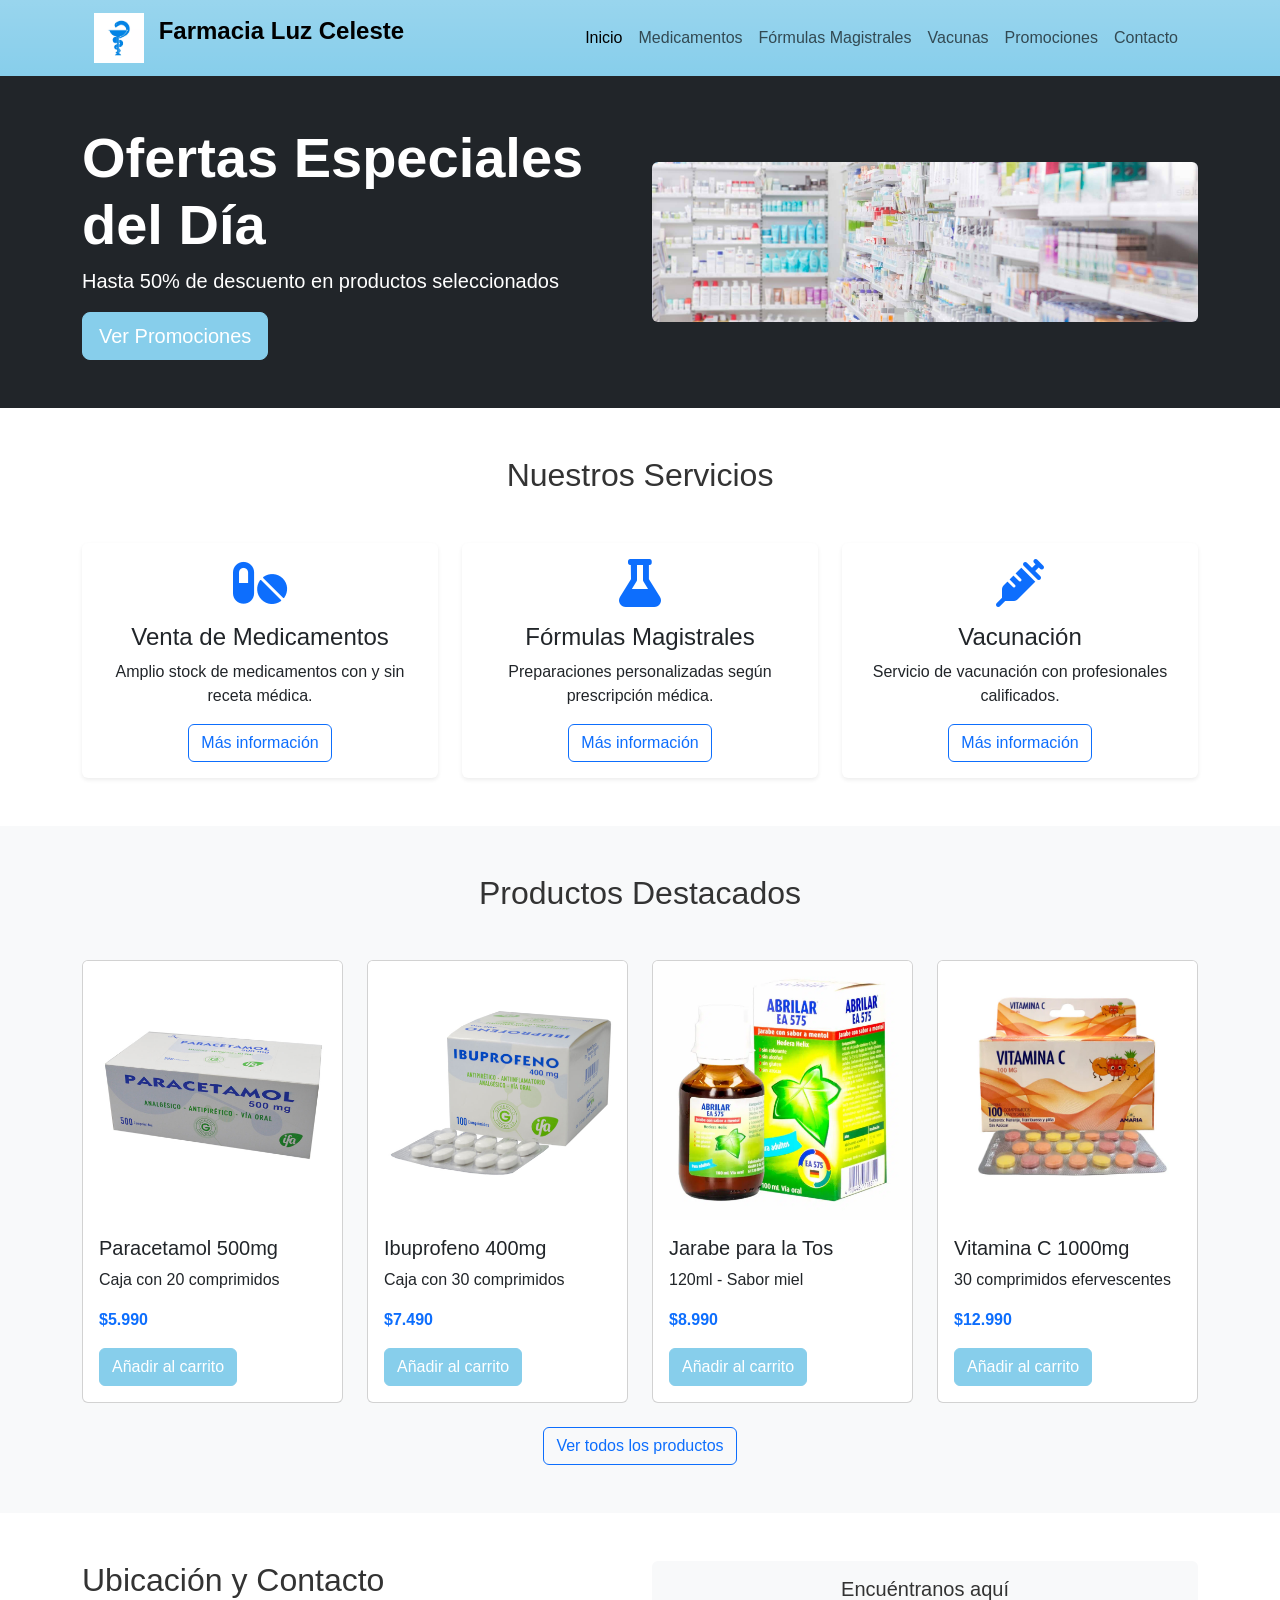
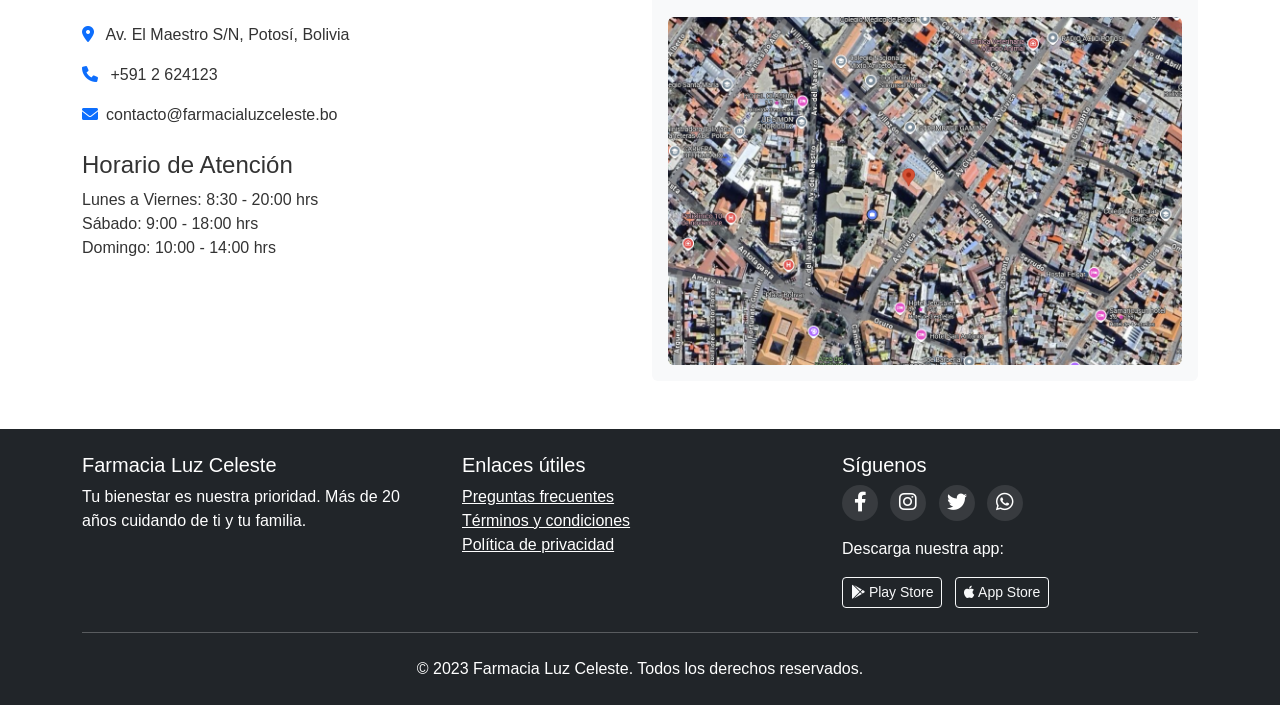
<file: index.html>
<!DOCTYPE html>
<html lang="es">
<head>
    <meta charset="UTF-8">
    <meta name="viewport" content="width=device-width, initial-scale=1.0">
    <title>Farmacia Luz Celeste - Tu bienestar es nuestra prioridad</title>
    <!-- Bootstrap 5 CSS -->
    <link href="https://cdn.jsdelivr.net/npm/bootstrap@5.3.0/dist/css/bootstrap.min.css" rel="stylesheet">
    <!-- Font Awesome para iconos -->
    <link rel="stylesheet" href="https://cdnjs.cloudflare.com/ajax/libs/font-awesome/6.0.0/css/all.min.css">
    <!-- CSS personalizado -->
    <link rel="stylesheet" href="css/styles.css">
</head>
<body>
<!-- Header -->
<header class="bg-primary bg-gradient">
    <div class="container">
        <nav class="navbar navbar-expand-lg navbar-light">
            <div class="container-fluid">
                <a class="navbar-brand" href="index.html">
                    <img src="img/logo.webp" alt="Logo Farmacia Luz Celeste" width="50" height="50" class="d-inline-block align-top">
                    <span class="ms-2">Farmacia Luz Celeste</span>
                </a>
                <button class="navbar-toggler" type="button" data-bs-toggle="collapse" data-bs-target="#navbarNav">
                    <span class="navbar-toggler-icon"></span>
                </button>
                <div class="collapse navbar-collapse" id="navbarNav">
                    <ul class="navbar-nav ms-auto">
                        <li class="nav-item">
                            <a class="nav-link active" href="index.html">Inicio</a>
                        </li>
                        <li class="nav-item">
                            <a class="nav-link" href="paginas/medicamentos.html">Medicamentos</a>
                        </li>
                        <li class="nav-item">
                            <a class="nav-link" href="paginas/formulas.html">Fórmulas Magistrales</a>
                        </li>
                        <li class="nav-item">
                            <a class="nav-link" href="paginas/vacunas.html">Vacunas</a>
                        </li>
                        <li class="nav-item">
                            <a class="nav-link" href="paginas/promociones.html">Promociones</a>
                        </li>
                        <li class="nav-item">
                            <a class="nav-link" href="paginas/contacto.html">Contacto</a>
                        </li>
                    </ul>
                </div>
            </div>
        </nav>
    </div>
</header>

<!-- Hero Section -->
<section class="hero-section py-5 bg-dark text-white">
    <div class="container">
        <div class="row align-items-center">
            <div class="col-md-6">
                <h1 class="display-4 fw-bold">Ofertas Especiales del Día</h1>
                <p class="lead">Hasta 50% de descuento en productos seleccionados</p>
                <a href="paginas/promociones.html" class="btn btn-primary btn-lg">Ver Promociones</a>
            </div>
            <div class="col-md-6">
                <img src="img/banner.jpg" alt="Ofertas del día" class="img-fluid rounded">
            </div>
        </div>
    </div>
</section>

<!-- Servicios -->
<section class="py-5">
    <div class="container">
        <h2 class="text-center mb-5">Nuestros Servicios</h2>
        <div class="row g-4">
            <div class="col-md-4">
                <div class="card h-100 border-0 shadow-sm">
                    <div class="card-body text-center">
                        <i class="fas fa-pills fa-3x mb-3 text-primary"></i>
                        <h3 class="h4">Venta de Medicamentos</h3>
                        <p>Amplio stock de medicamentos con y sin receta médica.</p>
                        <a href="paginas/medicamentos.html" class="btn btn-outline-primary">Más información</a>
                    </div>
                </div>
            </div>
            <div class="col-md-4">
                <div class="card h-100 border-0 shadow-sm">
                    <div class="card-body text-center">
                        <i class="fas fa-flask fa-3x mb-3 text-primary"></i>
                        <h3 class="h4">Fórmulas Magistrales</h3>
                        <p>Preparaciones personalizadas según prescripción médica.</p>
                        <a href="paginas/formulas.html" class="btn btn-outline-primary">Más información</a>
                    </div>
                </div>
            </div>
            <div class="col-md-4">
                <div class="card h-100 border-0 shadow-sm">
                    <div class="card-body text-center">
                        <i class="fas fa-syringe fa-3x mb-3 text-primary"></i>
                        <h3 class="h4">Vacunación</h3>
                        <p>Servicio de vacunación con profesionales calificados.</p>
                        <a href="paginas/vacunas.html" class="btn btn-outline-primary">Más información</a>
                    </div>
                </div>
            </div>
        </div>
    </div>
</section>

<!-- Productos Destacados -->
<section class="py-5 bg-light">
    <div class="container">
        <h2 class="text-center mb-5">Productos Destacados</h2>
        <div class="row g-4">
            <div class="col-md-3">
                <div class="card h-100">
                    <img src="img/producto1.jpg" class="card-img-top" alt="Paracetamol 500mg">
                    <div class="card-body">
                        <h5 class="card-title">Paracetamol 500mg</h5>
                        <p class="card-text">Caja con 20 comprimidos</p>
                        <p class="fw-bold text-primary">$5.990</p>
                        <a href="#" class="btn btn-primary">Añadir al carrito</a>
                    </div>
                </div>
            </div>
            <div class="col-md-3">
                <div class="card h-100">
                    <img src="img/producto2.jpg" class="card-img-top" alt="Ibuprofeno 400mg">
                    <div class="card-body">
                        <h5 class="card-title">Ibuprofeno 400mg</h5>
                        <p class="card-text">Caja con 30 comprimidos</p>
                        <p class="fw-bold text-primary">$7.490</p>
                        <a href="#" class="btn btn-primary">Añadir al carrito</a>
                    </div>
                </div>
            </div>
            <div class="col-md-3">
                <div class="card h-100">
                    <img src="img/producto3.jpg" class="card-img-top" alt="Jarabe para la tos">
                    <div class="card-body">
                        <h5 class="card-title">Jarabe para la Tos</h5>
                        <p class="card-text">120ml - Sabor miel</p>
                        <p class="fw-bold text-primary">$8.990</p>
                        <a href="#" class="btn btn-primary">Añadir al carrito</a>
                    </div>
                </div>
            </div>
            <div class="col-md-3">
                <div class="card h-100">
                    <img src="img/producto4.jpg" class="card-img-top" alt="Vitamina C">
                    <div class="card-body">
                        <h5 class="card-title">Vitamina C 1000mg</h5>
                        <p class="card-text">30 comprimidos efervescentes</p>
                        <p class="fw-bold text-primary">$12.990</p>
                        <a href="#" class="btn btn-primary">Añadir al carrito</a>
                    </div>
                </div>
            </div>
        </div>
        <div class="text-center mt-4">
            <a href="#" class="btn btn-outline-primary">Ver todos los productos</a>
        </div>
    </div>
</section>

<!-- Ubicación / Contacto -->
<section class="py-5">
    <div class="container">
        <div class="row">
            <div class="col-md-6">
                <h2 class="mb-4">Ubicación y Contacto</h2>
                <p><i class="fas fa-map-marker-alt text-primary me-2"></i> Av. El Maestro S/N, Potosí, Bolivia</p>
                <p><i class="fas fa-phone text-primary me-2"></i> +591 2 624123</p>
                <p><i class="fas fa-envelope text-primary me-2"></i>contacto@farmacialuzceleste.bo</p>

                <h4 class="mt-4">Horario de Atención</h4>
                <ul class="list-unstyled">
                    <li>Lunes a Viernes: 8:30 - 20:00 hrs</li>
                    <li>Sábado: 9:00 - 18:00 hrs</li>
                    <li>Domingo: 10:00 - 14:00 hrs</li>
                </ul>
            </div>
            <div class="col-md-6">
                <div class="map-container bg-light p-3 rounded">
                    <h5 class="text-center mb-3">Encuéntranos aquí</h5>
                    <img src="img/mapa.png" alt="Mapa de ubicación" class="img-fluid rounded">
                </div>
            </div>
        </div>
    </div>
</section>

<!-- Footer -->
<footer class="bg-dark text-white py-4">
    <div class="container">
        <div class="row">
            <div class="col-md-4">
                <h5>Farmacia Luz Celeste</h5>
                <p>Tu bienestar es nuestra prioridad. Más de 20 años cuidando de ti y tu familia.</p>
            </div>
            <div class="col-md-4">
                <h5>Enlaces útiles</h5>
                <ul class="list-unstyled">
                    <li><a href="#" class="text-white">Preguntas frecuentes</a></li>
                    <li><a href="#" class="text-white">Términos y condiciones</a></li>
                    <li><a href="#" class="text-white">Política de privacidad</a></li>
                </ul>
            </div>
            <div class="col-md-4">
                <h5>Síguenos</h5>
                <div class="social-links">
                    <a href="#" class="text-white me-2"><i class="fab fa-facebook-f fa-lg"></i></a>
                    <a href="#" class="text-white me-2"><i class="fab fa-instagram fa-lg"></i></a>
                    <a href="#" class="text-white me-2"><i class="fab fa-twitter fa-lg"></i></a>
                    <a href="#" class="text-white"><i class="fab fa-whatsapp fa-lg"></i></a>
                </div>
                <div class="mt-3">
                    <p>Descarga nuestra app:</p>
                    <a href="#" class="btn btn-outline-light btn-sm me-2"><i class="fab fa-google-play"></i> Play Store</a>
                    <a href="#" class="btn btn-outline-light btn-sm"><i class="fab fa-apple"></i> App Store</a>
                </div>
            </div>
        </div>
        <hr class="my-4">
        <div class="text-center">
            <p class="mb-0">&copy; 2023 Farmacia Luz Celeste. Todos los derechos reservados.</p>
        </div>
    </div>
</footer>

<!-- Bootstrap 5 JS Bundle with Popper -->
<script src="https://cdn.jsdelivr.net/npm/bootstrap@5.3.0/dist/js/bootstrap.bundle.min.js"></script>
<!-- JS personalizado -->
<script src="js/script.js"></script>
</body>
</html>
</file>
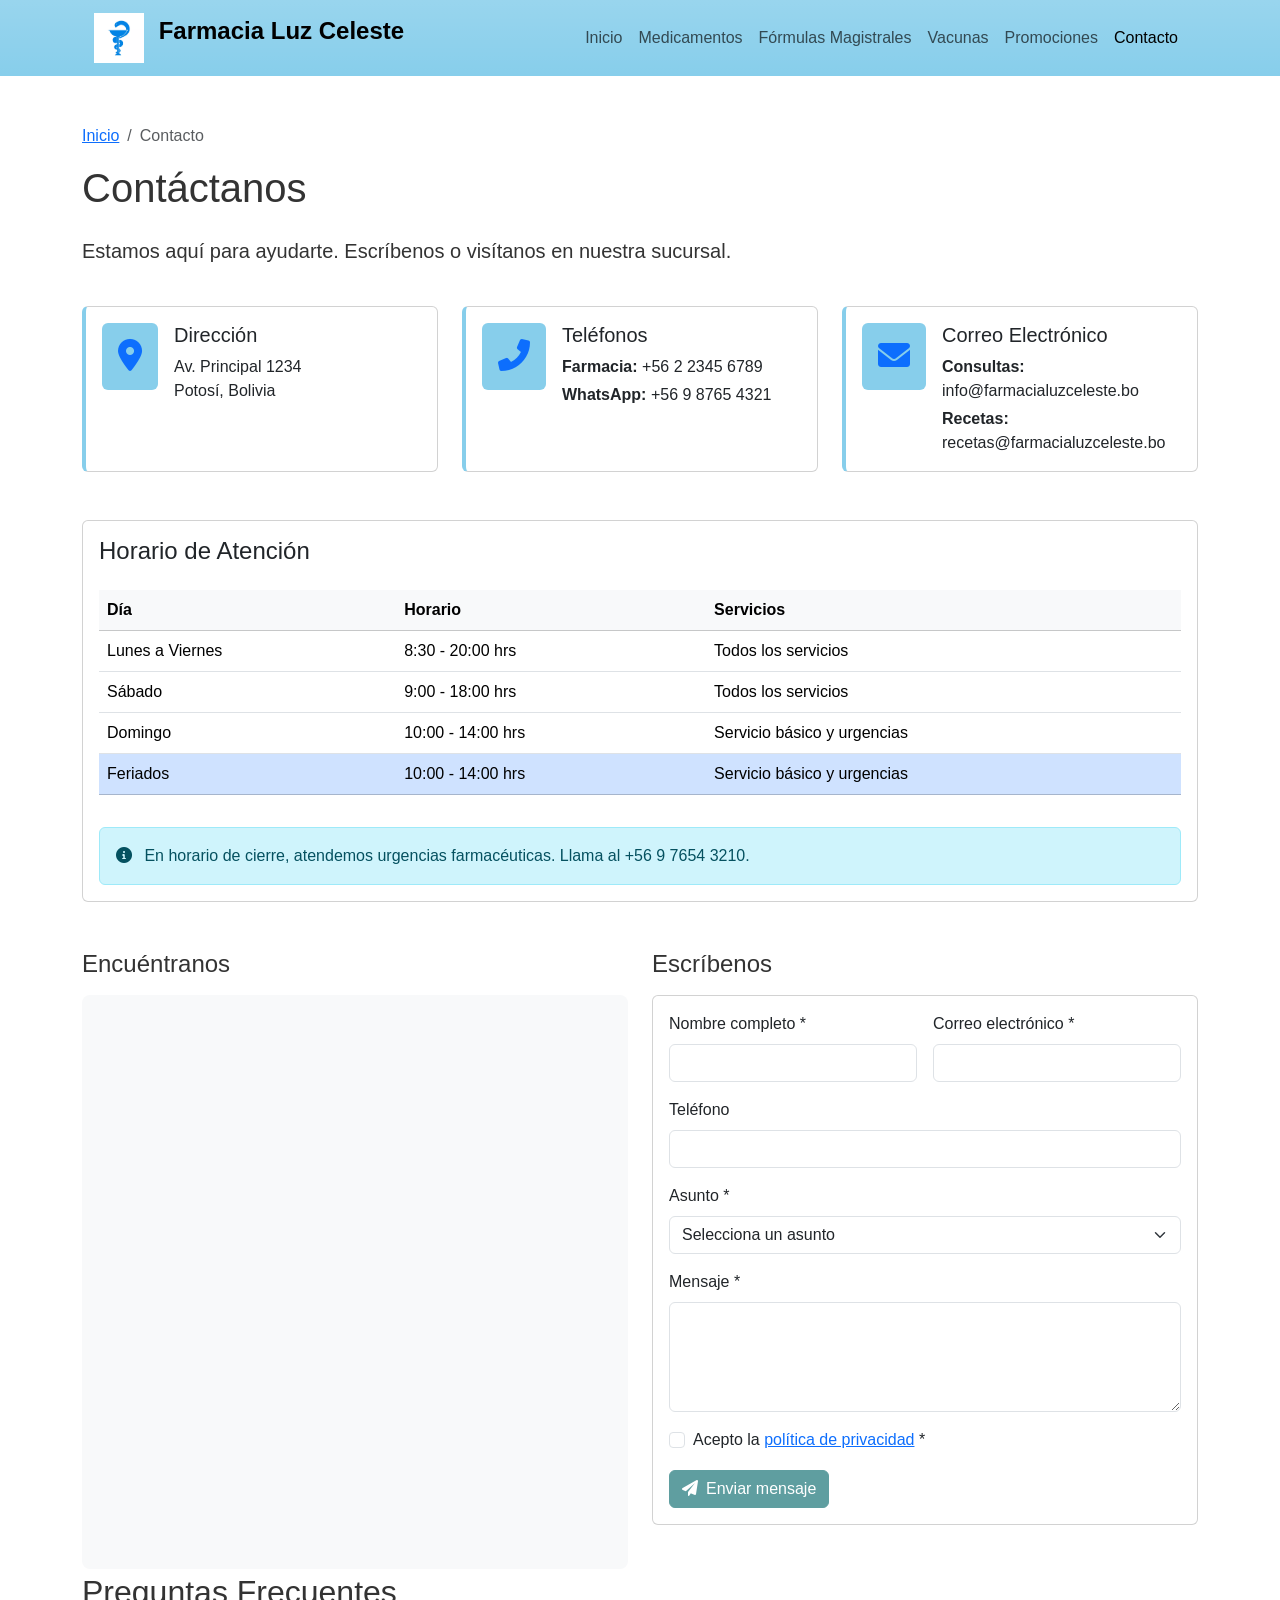
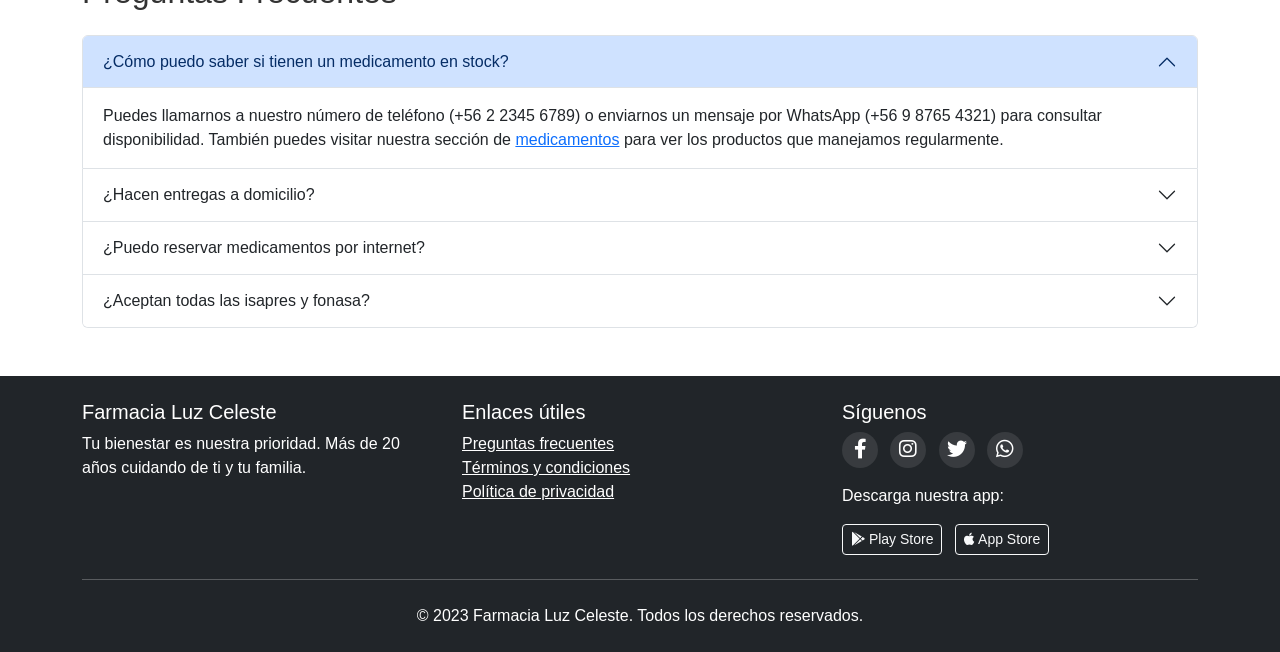
<file: paginas/contacto.html>
<!DOCTYPE html>
<html lang="es">
<head>
    <meta charset="UTF-8">
    <meta name="viewport" content="width=device-width, initial-scale=1.0">
    <title>Contacto - Farmacia Luz Celeste</title>
    <link href="https://cdn.jsdelivr.net/npm/bootstrap@5.3.0/dist/css/bootstrap.min.css" rel="stylesheet">
    <link rel="stylesheet" href="https://cdnjs.cloudflare.com/ajax/libs/font-awesome/6.0.0/css/all.min.css">
    <link rel="stylesheet" href="../css/styles.css">
    <style>
        .contact-info-card {
            transition: all 0.3s ease;
            border-left: 4px solid var(--color-celeste);
        }
        .contact-info-card:hover {
            transform: translateY(-5px);
            box-shadow: 0 5px 15px rgba(0,0,0,0.1);
        }
        .map-container {
            height: 100%;
            min-height: 300px;
            border-radius: 8px;
            overflow: hidden;
        }
        .form-control:focus {
            border-color: var(--color-celeste);
            box-shadow: 0 0 0 0.25rem rgba(135, 206, 235, 0.25);
        }
        .btn-submit {
            background-color: var(--color-celeste-oscuro);
            border-color: var(--color-celeste-oscuro);
        }
        .btn-submit:hover {
            background-color: var(--color-celeste);
            border-color: var(--color-celeste);
        }
    </style>
</head>
<body>
<!-- Header -->
<header class="bg-primary bg-gradient">
    <div class="container">
        <nav class="navbar navbar-expand-lg navbar-light">
            <div class="container-fluid">
                <a class="navbar-brand" href="../index.html">
                    <img src="../img/logo.webp" alt="Logo Farmacia Luz Celeste" width="50" height="50" class="d-inline-block align-top">
                    <span class="ms-2">Farmacia Luz Celeste</span>
                </a>
                <button class="navbar-toggler" type="button" data-bs-toggle="collapse" data-bs-target="#navbarNav">
                    <span class="navbar-toggler-icon"></span>
                </button>
                <div class="collapse navbar-collapse" id="navbarNav">
                    <ul class="navbar-nav ms-auto">
                        <li class="nav-item">
                            <a class="nav-link" href="../index.html">Inicio</a>
                        </li>
                        <li class="nav-item">
                            <a class="nav-link" href="medicamentos.html">Medicamentos</a>
                        </li>
                        <li class="nav-item">
                            <a class="nav-link" href="formulas.html">Fórmulas Magistrales</a>
                        </li>
                        <li class="nav-item">
                            <a class="nav-link" href="vacunas.html">Vacunas</a>
                        </li>
                        <li class="nav-item">
                            <a class="nav-link" href="promociones.html">Promociones</a>
                        </li>
                        <li class="nav-item">
                            <a class="nav-link active" href="contacto.html">Contacto</a>
                        </li>
                    </ul>
                </div>
            </div>
        </nav>
    </div>
</header>

<!-- Contenido principal -->
<main class="py-5">
    <div class="container">
        <div class="row mb-4">
            <div class="col-12">
                <nav aria-label="breadcrumb">
                    <ol class="breadcrumb">
                        <li class="breadcrumb-item"><a href="../index.html">Inicio</a></li>
                        <li class="breadcrumb-item active" aria-current="page">Contacto</li>
                    </ol>
                </nav>
                <h1 class="mb-4">Contáctanos</h1>
                <p class="lead">Estamos aquí para ayudarte. Escríbenos o visítanos en nuestra sucursal.</p>
            </div>
        </div>

        <!-- Información de contacto -->
        <div class="row mb-5 g-4">
            <div class="col-md-4">
                <div class="card h-100 contact-info-card">
                    <div class="card-body">
                        <div class="d-flex align-items-start">
                            <div class="flex-shrink-0 bg-primary bg-opacity-10 p-3 rounded me-3">
                                <i class="fas fa-map-marker-alt fa-2x text-primary"></i>
                            </div>
                            <div>
                                <h3 class="h5">Dirección</h3>
                                <p class="mb-0">Av. Principal 1234<br>Potosí, Bolivia</p>
                            </div>
                        </div>
                    </div>
                </div>
            </div>

            <div class="col-md-4">
                <div class="card h-100 contact-info-card">
                    <div class="card-body">
                        <div class="d-flex align-items-start">
                            <div class="flex-shrink-0 bg-primary bg-opacity-10 p-3 rounded me-3">
                                <i class="fas fa-phone-alt fa-2x text-primary"></i>
                            </div>
                            <div>
                                <h3 class="h5">Teléfonos</h3>
                                <p class="mb-1"><strong>Farmacia:</strong> +56 2 2345 6789</p>
                                <p class="mb-0"><strong>WhatsApp:</strong> +56 9 8765 4321</p>
                            </div>
                        </div>
                    </div>
                </div>
            </div>

            <div class="col-md-4">
                <div class="card h-100 contact-info-card">
                    <div class="card-body">
                        <div class="d-flex align-items-start">
                            <div class="flex-shrink-0 bg-primary bg-opacity-10 p-3 rounded me-3">
                                <i class="fas fa-envelope fa-2x text-primary"></i>
                            </div>
                            <div>
                                <h3 class="h5">Correo Electrónico</h3>
                                <p class="mb-1"><strong>Consultas:</strong> info@farmacialuzceleste.bo</p>
                                <p class="mb-0"><strong>Recetas:</strong> recetas@farmacialuzceleste.bo</p>
                            </div>
                        </div>
                    </div>
                </div>
            </div>
        </div>

        <!-- Horario de atención -->
        <div class="row mb-5">
            <div class="col-12">
                <div class="card">
                    <div class="card-body">
                        <h2 class="h4 mb-4">Horario de Atención</h2>
                        <div class="table-responsive">
                            <table class="table">
                                <thead class="table-light">
                                <tr>
                                    <th>Día</th>
                                    <th>Horario</th>
                                    <th>Servicios</th>
                                </tr>
                                </thead>
                                <tbody>
                                <tr>
                                    <td>Lunes a Viernes</td>
                                    <td>8:30 - 20:00 hrs</td>
                                    <td>Todos los servicios</td>
                                </tr>
                                <tr>
                                    <td>Sábado</td>
                                    <td>9:00 - 18:00 hrs</td>
                                    <td>Todos los servicios</td>
                                </tr>
                                <tr>
                                    <td>Domingo</td>
                                    <td>10:00 - 14:00 hrs</td>
                                    <td>Servicio básico y urgencias</td>
                                </tr>
                                <tr class="table-primary">
                                    <td>Feriados</td>
                                    <td>10:00 - 14:00 hrs</td>
                                    <td>Servicio básico y urgencias</td>
                                </tr>
                                </tbody>
                            </table>
                        </div>
                        <div class="alert alert-info mt-3 mb-0">
                            <i class="fas fa-info-circle me-2"></i> En horario de cierre, atendemos urgencias farmacéuticas. Llama al +56 9 7654 3210.
                        </div>
                    </div>
                </div>
            </div>
        </div>

        <!-- Mapa y formulario -->
        <div class="row">
            <div class="col-lg-6 mb-4 mb-lg-0">
                <h2 class="h4 mb-3">Encuéntranos</h2>
                <div class="map-container bg-light">
                    <iframe src="https://www.google.com/maps/embed?pb=!1m17!1m12!1m3!1d3110.486896871756!2d-65.75703952872169!3d-19.583864495792614!2m3!1f0!2f0!3f0!3m2!1i1024!2i768!4f13.1!3m2!1m1!2zMTnCsDM1JzAxLjkiUyA2NcKwNDUnMjIuNiJX!5e1!3m2!1ses-419!2sbo!4v1747877279015!5m2!1ses-419!2sbo" width="100%" height="100%" style="border:0;" allowfullscreen="" loading="lazy" referrerpolicy="no-referrer-when-downgrade"></iframe>
                </div>
            </div>

            <div class="col-lg-6">
                <h2 class="h4 mb-3">Escríbenos</h2>
                <div class="card">
                    <div class="card-body">
                        <form id="contactForm">
                            <div class="row g-3">
                                <div class="col-md-6">
                                    <label for="nombre" class="form-label">Nombre completo *</label>
                                    <input type="text" class="form-control" id="nombre" required>
                                </div>
                                <div class="col-md-6">
                                    <label for="email" class="form-label">Correo electrónico *</label>
                                    <input type="email" class="form-control" id="email" required>
                                </div>
                                <div class="col-12">
                                    <label for="telefono" class="form-label">Teléfono</label>
                                    <input type="tel" class="form-control" id="telefono">
                                </div>
                                <div class="col-12">
                                    <label for="asunto" class="form-label">Asunto *</label>
                                    <select class="form-select" id="asunto" required>
                                        <option value="" selected disabled>Selecciona un asunto</option>
                                        <option>Consulta general</option>
                                        <option>Pedido de medicamentos</option>
                                        <option>Fórmulas magistrales</option>
                                        <option>Servicio de vacunación</option>
                                        <option>Sugerencias o reclamos</option>
                                        <option>Otro</option>
                                    </select>
                                </div>
                                <div class="col-12">
                                    <label for="mensaje" class="form-label">Mensaje *</label>
                                    <textarea class="form-control" id="mensaje" rows="4" required></textarea>
                                </div>
                                <div class="col-12">
                                    <div class="form-check">
                                        <input class="form-check-input" type="checkbox" id="privacidad" required>
                                        <label class="form-check-label" for="privacidad">
                                            Acepto la <a href="#">política de privacidad</a> *
                                        </label>
                                    </div>
                                </div>
                                <div class="col-12">
                                    <button type="submit" class="btn btn-primary btn-submit">
                                        <i class="fas fa-paper-plane me-2"></i>Enviar mensaje
                                    </button>
                                </div>
                            </div>
                        </form>
                    </div>
                </div>
            </div>
        </div>

        <!-- Preguntas frecuentes -->
        <div class="row mt-5">
            <div class="col-12">
                <h2 class="mb-4">Preguntas Frecuentes</h2>

                <div class="accordion" id="faqAccordion">
                    <div class="accordion-item">
                        <h2 class="accordion-header" id="headingOne">
                            <button class="accordion-button" type="button" data-bs-toggle="collapse" data-bs-target="#collapseOne">
                                ¿Cómo puedo saber si tienen un medicamento en stock?
                            </button>
                        </h2>
                        <div id="collapseOne" class="accordion-collapse collapse show" aria-labelledby="headingOne" data-bs-parent="#faqAccordion">
                            <div class="accordion-body">
                                Puedes llamarnos a nuestro número de teléfono (+56 2 2345 6789) o enviarnos un mensaje por WhatsApp (+56 9 8765 4321) para consultar disponibilidad. También puedes visitar nuestra sección de <a href="medicamentos.html">medicamentos</a> para ver los productos que manejamos regularmente.
                            </div>
                        </div>
                    </div>

                    <div class="accordion-item">
                        <h2 class="accordion-header" id="headingTwo">
                            <button class="accordion-button collapsed" type="button" data-bs-toggle="collapse" data-bs-target="#collapseTwo">
                                ¿Hacen entregas a domicilio?
                            </button>
                        </h2>
                        <div id="collapseTwo" class="accordion-collapse collapse" aria-labelledby="headingTwo" data-bs-parent="#faqAccordion">
                            <div class="accordion-body">
                                Sí, realizamos entregas a domicilio en un radio de 10 km alrededor de nuestra farmacia. El costo del envío varía según la distancia y puede ser gratuito para pedidos superiores a $25.000. El tiempo de entrega es normalmente de 1-2 horas en horario laboral.
                            </div>
                        </div>
                    </div>

                    <div class="accordion-item">
                        <h2 class="accordion-header" id="headingThree">
                            <button class="accordion-button collapsed" type="button" data-bs-toggle="collapse" data-bs-target="#collapseThree">
                                ¿Puedo reservar medicamentos por internet?
                            </button>
                        </h2>
                        <div id="collapseThree" class="accordion-collapse collapse" aria-labelledby="headingThree" data-bs-parent="#faqAccordion">
                            <div class="accordion-body">
                                Actualmente puedes enviarnos tu receta escaneada o fotografiada (legible) al correo recetas@farmacialuzceleste.bo o por WhatsApp, y nosotros la preparamos para que solo pases a retirarla. Para medicamentos sin receta, puedes llamarnos para reservar.
                            </div>
                        </div>
                    </div>

                    <div class="accordion-item">
                        <h2 class="accordion-header" id="headingFour">
                            <button class="accordion-button collapsed" type="button" data-bs-toggle="collapse" data-bs-target="#collapseFour">
                                ¿Aceptan todas las isapres y fonasa?
                            </button>
                        </h2>
                        <div id="collapseFour" class="accordion-collapse collapse" aria-labelledby="headingFour" data-bs-parent="#faqAccordion">
                            <div class="accordion-body">
                                Sí, trabajamos con todas las isapres y fonasa. Al momento de comprar, no olvides traer tu cédula de identidad y tu carnet de la isapre o fonasa. También puedes consultar el copago de tus medicamentos llamándonos con anticipación.
                            </div>
                        </div>
                    </div>
                </div>
            </div>
        </div>
    </div>
</main>

<!-- Footer -->
<footer class="bg-dark text-white py-4">
    <div class="container">
        <div class="row">
            <div class="col-md-4">
                <h5>Farmacia Luz Celeste</h5>
                <p>Tu bienestar es nuestra prioridad. Más de 20 años cuidando de ti y tu familia.</p>
            </div>
            <div class="col-md-4">
                <h5>Enlaces útiles</h5>
                <ul class="list-unstyled">
                    <li><a href="#" class="text-white">Preguntas frecuentes</a></li>
                    <li><a href="#" class="text-white">Términos y condiciones</a></li>
                    <li><a href="#" class="text-white">Política de privacidad</a></li>
                </ul>
            </div>
            <div class="col-md-4">
                <h5>Síguenos</h5>
                <div class="social-links">
                    <a href="#" class="text-white me-2"><i class="fab fa-facebook-f fa-lg"></i></a>
                    <a href="#" class="text-white me-2"><i class="fab fa-instagram fa-lg"></i></a>
                    <a href="#" class="text-white me-2"><i class="fab fa-twitter fa-lg"></i></a>
                    <a href="#" class="text-white"><i class="fab fa-whatsapp fa-lg"></i></a>
                </div>
                <div class="mt-3">
                    <p>Descarga nuestra app:</p>
                    <a href="#" class="btn btn-outline-light btn-sm me-2"><i class="fab fa-google-play"></i> Play Store</a>
                    <a href="#" class="btn btn-outline-light btn-sm"><i class="fab fa-apple"></i> App Store</a>
                </div>
            </div>
        </div>
        <hr class="my-4">
        <div class="text-center">
            <p class="mb-0">&copy; 2023 Farmacia Luz Celeste. Todos los derechos reservados.</p>
        </div>
    </div>
</footer>

<script src="https://cdn.jsdelivr.net/npm/bootstrap@5.3.0/dist/js/bootstrap.bundle.min.js"></script>
<script src="../js/script.js"></script>
<script>
    // Ejemplo de validación del formulario
    document.addEventListener('DOMContentLoaded', function() {
        const contactForm = document.getElementById('contactForm');

        if(contactForm) {
            contactForm.addEventListener('submit', function(e) {
                e.preventDefault();

                // Validación simple (en un caso real sería más completa)
                const nombre = document.getElementById('nombre').value;
                const email = document.getElementById('email').value;

                if(nombre && email) {
                    // Simulación de envío exitoso
                    alert('Gracias por tu mensaje. Nos pondremos en contacto contigo pronto.');
                    contactForm.reset();
                } else {
                    alert('Por favor completa los campos requeridos.');
                }
            });
        }
    });
</script>
</body>
</html>
</file>
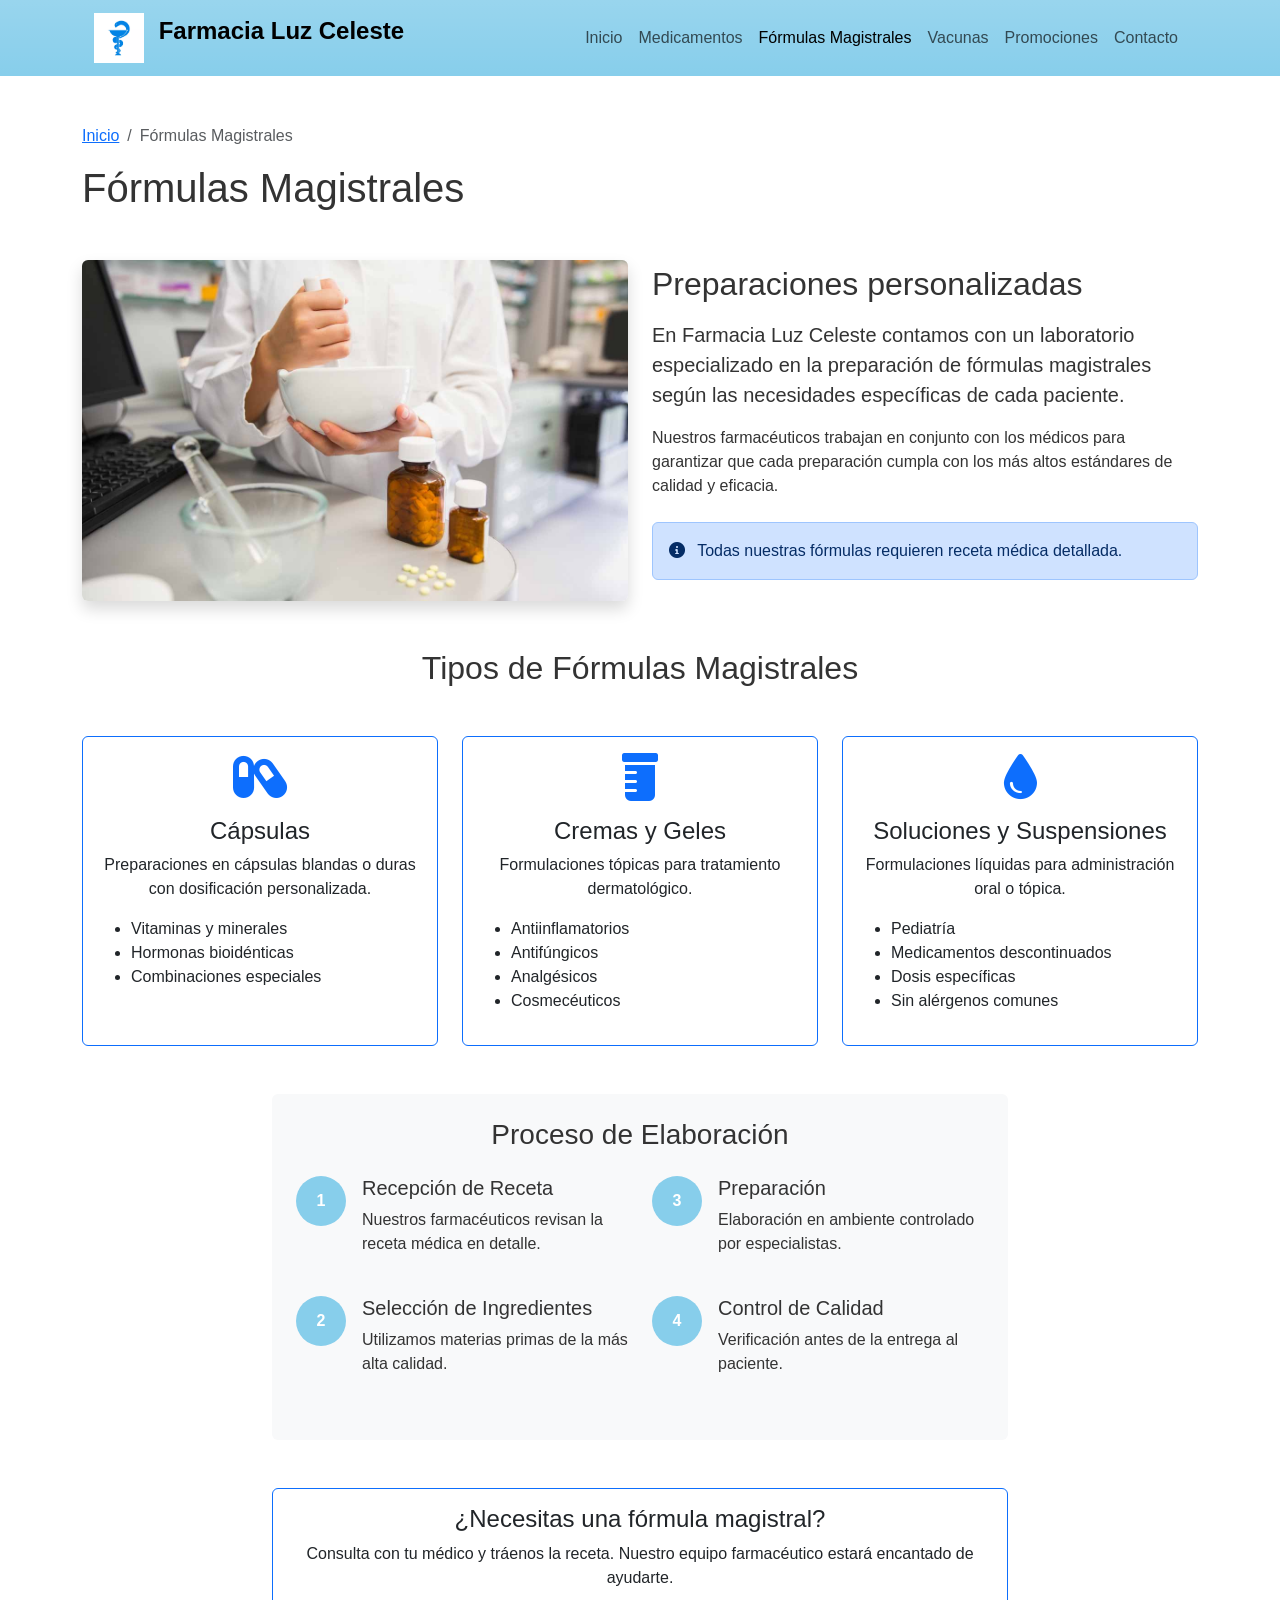
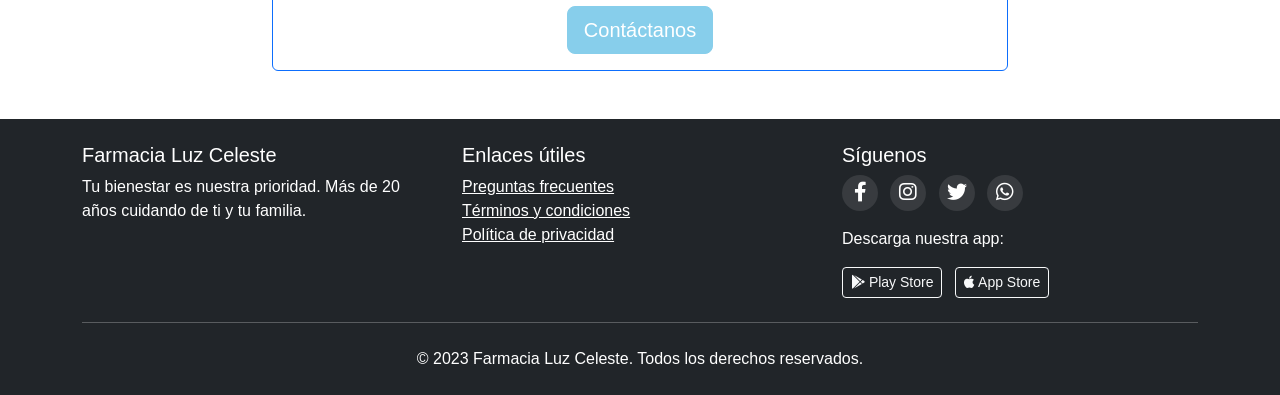
<file: paginas/formulas.html>
<!DOCTYPE html>
<html lang="es">
<head>
  <meta charset="UTF-8">
  <meta name="viewport" content="width=device-width, initial-scale=1.0">
  <title>Fórmulas Magistrales - Farmacia Luz Celeste</title>
  <link href="https://cdn.jsdelivr.net/npm/bootstrap@5.3.0/dist/css/bootstrap.min.css" rel="stylesheet">
  <link rel="stylesheet" href="https://cdnjs.cloudflare.com/ajax/libs/font-awesome/6.0.0/css/all.min.css">
  <link rel="stylesheet" href="../css/styles.css">
</head>
<body>
<!-- Header -->
<header class="bg-primary bg-gradient">
  <div class="container">
    <nav class="navbar navbar-expand-lg navbar-light">
      <div class="container-fluid">
        <a class="navbar-brand" href="../index.html">
          <img src="../img/logo.webp" alt="Logo Farmacia Luz Celeste" width="50" height="50" class="d-inline-block align-top">
          <span class="ms-2">Farmacia Luz Celeste</span>
        </a>
        <button class="navbar-toggler" type="button" data-bs-toggle="collapse" data-bs-target="#navbarNav">
          <span class="navbar-toggler-icon"></span>
        </button>
        <div class="collapse navbar-collapse" id="navbarNav">
          <ul class="navbar-nav ms-auto">
            <li class="nav-item">
              <a class="nav-link" href="../index.html">Inicio</a>
            </li>
            <li class="nav-item">
              <a class="nav-link" href="medicamentos.html">Medicamentos</a>
            </li>
            <li class="nav-item">
              <a class="nav-link active" href="formulas.html">Fórmulas Magistrales</a>
            </li>
            <li class="nav-item">
              <a class="nav-link" href="vacunas.html">Vacunas</a>
            </li>
            <li class="nav-item">
              <a class="nav-link" href="promociones.html">Promociones</a>
            </li>
            <li class="nav-item">
              <a class="nav-link" href="contacto.html">Contacto</a>
            </li>
          </ul>
        </div>
      </div>
    </nav>
  </div>
</header>

<!-- Contenido principal -->
<main class="py-5">
  <div class="container">
    <div class="row mb-4">
      <div class="col-12">
        <nav aria-label="breadcrumb">
          <ol class="breadcrumb">
            <li class="breadcrumb-item"><a href="../index.html">Inicio</a></li>
            <li class="breadcrumb-item active" aria-current="page">Fórmulas Magistrales</li>
          </ol>
        </nav>
        <h1 class="mb-4">Fórmulas Magistrales</h1>
      </div>
    </div>

    <div class="row mb-5 align-items-center">
      <div class="col-md-6">
        <img src="../img/formulacion-magistral.jpg" alt="Laboratorio de fórmulas magistrales" class="img-fluid rounded shadow">
      </div>
      <div class="col-md-6">
        <h2 class="mb-3">Preparaciones personalizadas</h2>
        <p class="lead">En Farmacia Luz Celeste contamos con un laboratorio especializado en la preparación de fórmulas magistrales según las necesidades específicas de cada paciente.</p>
        <p>Nuestros farmacéuticos trabajan en conjunto con los médicos para garantizar que cada preparación cumpla con los más altos estándares de calidad y eficacia.</p>
        <div class="alert alert-primary mt-4">
          <i class="fas fa-info-circle me-2"></i> Todas nuestras fórmulas requieren receta médica detallada.
        </div>
      </div>
    </div>

    <div class="row mb-5">
      <div class="col-12">
        <h2 class="text-center mb-5">Tipos de Fórmulas Magistrales</h2>

        <div class="row g-4">
          <div class="col-md-4">
            <div class="card h-100 border-primary">
              <div class="card-body text-center">
                <i class="fas fa-capsules fa-3x mb-3 text-primary"></i>
                <h3 class="h4">Cápsulas</h3>
                <p>Preparaciones en cápsulas blandas o duras con dosificación personalizada.</p>
                <ul class="text-start">
                  <li>Vitaminas y minerales</li>
                  <li>Hormonas bioidénticas</li>
                  <li>Combinaciones especiales</li>
                </ul>
              </div>
            </div>
          </div>

          <div class="col-md-4">
            <div class="card h-100 border-primary">
              <div class="card-body text-center">
                <i class="fas fa-prescription-bottle fa-3x mb-3 text-primary"></i>
                <h3 class="h4">Cremas y Geles</h3>
                <p>Formulaciones tópicas para tratamiento dermatológico.</p>
                <ul class="text-start">
                  <li>Antiinflamatorios</li>
                  <li>Antifúngicos</li>
                  <li>Analgésicos</li>
                  <li>Cosmecéuticos</li>
                </ul>
              </div>
            </div>
          </div>

          <div class="col-md-4">
            <div class="card h-100 border-primary">
              <div class="card-body text-center">
                <i class="fas fa-tint fa-3x mb-3 text-primary"></i>
                <h3 class="h4">Soluciones y Suspensiones</h3>
                <p>Formulaciones líquidas para administración oral o tópica.</p>
                <ul class="text-start">
                  <li>Pediatría</li>
                  <li>Medicamentos descontinuados</li>
                  <li>Dosis específicas</li>
                  <li>Sin alérgenos comunes</li>
                </ul>
              </div>
            </div>
          </div>
        </div>
      </div>
    </div>

    <div class="row">
      <div class="col-lg-8 mx-auto">
        <div class="bg-light p-4 rounded">
          <h3 class="text-center mb-4">Proceso de Elaboración</h3>
          <div class="row">
            <div class="col-md-6">
              <div class="d-flex mb-4">
                <div class="flex-shrink-0 bg-primary text-white rounded-circle d-flex align-items-center justify-content-center" style="width: 50px; height: 50px;">
                  <span class="fw-bold">1</span>
                </div>
                <div class="flex-grow-1 ms-3">
                  <h5>Recepción de Receta</h5>
                  <p>Nuestros farmacéuticos revisan la receta médica en detalle.</p>
                </div>
              </div>

              <div class="d-flex mb-4">
                <div class="flex-shrink-0 bg-primary text-white rounded-circle d-flex align-items-center justify-content-center" style="width: 50px; height: 50px;">
                  <span class="fw-bold">2</span>
                </div>
                <div class="flex-grow-1 ms-3">
                  <h5>Selección de Ingredientes</h5>
                  <p>Utilizamos materias primas de la más alta calidad.</p>
                </div>
              </div>
            </div>

            <div class="col-md-6">
              <div class="d-flex mb-4">
                <div class="flex-shrink-0 bg-primary text-white rounded-circle d-flex align-items-center justify-content-center" style="width: 50px; height: 50px;">
                  <span class="fw-bold">3</span>
                </div>
                <div class="flex-grow-1 ms-3">
                  <h5>Preparación</h5>
                  <p>Elaboración en ambiente controlado por especialistas.</p>
                </div>
              </div>

              <div class="d-flex">
                <div class="flex-shrink-0 bg-primary text-white rounded-circle d-flex align-items-center justify-content-center" style="width: 50px; height: 50px;">
                  <span class="fw-bold">4</span>
                </div>
                <div class="flex-grow-1 ms-3">
                  <h5>Control de Calidad</h5>
                  <p>Verificación antes de la entrega al paciente.</p>
                </div>
              </div>
            </div>
          </div>
        </div>

        <div class="mt-5 text-center">
          <div class="card border-primary">
            <div class="card-body">
              <h4 class="card-title">¿Necesitas una fórmula magistral?</h4>
              <p class="card-text">Consulta con tu médico y tráenos la receta. Nuestro equipo farmacéutico estará encantado de ayudarte.</p>
              <a href="contacto.html" class="btn btn-primary btn-lg">Contáctanos</a>
            </div>
          </div>
        </div>
      </div>
    </div>
  </div>
</main>

<!-- Footer -->
<footer class="bg-dark text-white py-4">
  <div class="container">
    <div class="row">
      <div class="col-md-4">
        <h5>Farmacia Luz Celeste</h5>
        <p>Tu bienestar es nuestra prioridad. Más de 20 años cuidando de ti y tu familia.</p>
      </div>
      <div class="col-md-4">
        <h5>Enlaces útiles</h5>
        <ul class="list-unstyled">
          <li><a href="#" class="text-white">Preguntas frecuentes</a></li>
          <li><a href="#" class="text-white">Términos y condiciones</a></li>
          <li><a href="#" class="text-white">Política de privacidad</a></li>
        </ul>
      </div>
      <div class="col-md-4">
        <h5>Síguenos</h5>
        <div class="social-links">
          <a href="#" class="text-white me-2"><i class="fab fa-facebook-f fa-lg"></i></a>
          <a href="#" class="text-white me-2"><i class="fab fa-instagram fa-lg"></i></a>
          <a href="#" class="text-white me-2"><i class="fab fa-twitter fa-lg"></i></a>
          <a href="#" class="text-white"><i class="fab fa-whatsapp fa-lg"></i></a>
        </div>
        <div class="mt-3">
          <p>Descarga nuestra app:</p>
          <a href="#" class="btn btn-outline-light btn-sm me-2"><i class="fab fa-google-play"></i> Play Store</a>
          <a href="#" class="btn btn-outline-light btn-sm"><i class="fab fa-apple"></i> App Store</a>
        </div>
      </div>
    </div>
    <hr class="my-4">
    <div class="text-center">
      <p class="mb-0">&copy; 2023 Farmacia Luz Celeste. Todos los derechos reservados.</p>
    </div>
  </div>
</footer>

<script src="https://cdn.jsdelivr.net/npm/bootstrap@5.3.0/dist/js/bootstrap.bundle.min.js"></script>
<script src="../js/script.js"></script>
</body>
</html>
</file>
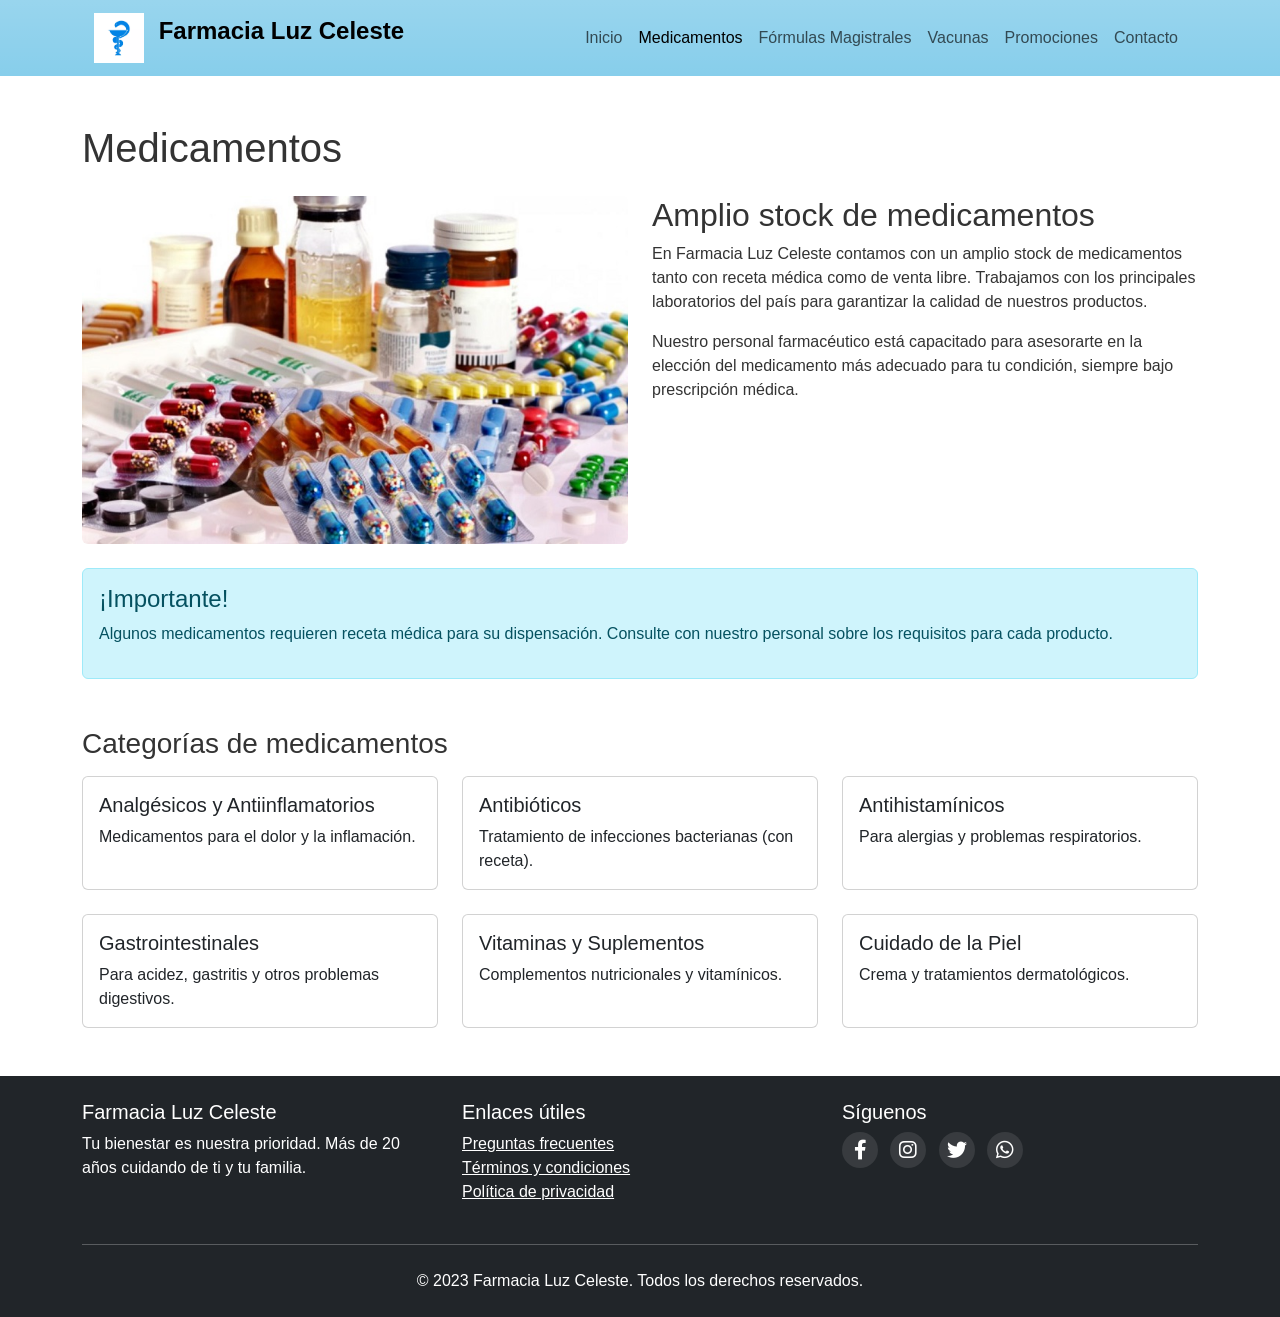
<file: paginas/medicamentos.html>
<!DOCTYPE html>
<html lang="es">
<head>
  <meta charset="UTF-8">
  <meta name="viewport" content="width=device-width, initial-scale=1.0">
  <title>Medicamentos - Farmacia Luz Celeste</title>
  <link href="https://cdn.jsdelivr.net/npm/bootstrap@5.3.0/dist/css/bootstrap.min.css" rel="stylesheet">
  <link rel="stylesheet" href="https://cdnjs.cloudflare.com/ajax/libs/font-awesome/6.0.0/css/all.min.css">
  <link rel="stylesheet" href="../css/styles.css">
</head>
<body>
<!-- Header (igual que en index.html) -->
<header class="bg-primary bg-gradient">
  <div class="container">
    <nav class="navbar navbar-expand-lg navbar-light">
      <div class="container-fluid">
        <a class="navbar-brand" href="../index.html">
          <img src="../img/logo.webp" alt="Logo Farmacia Luz Celeste" width="50" height="50" class="d-inline-block align-top">
          <span class="ms-2">Farmacia Luz Celeste</span>
        </a>
        <button class="navbar-toggler" type="button" data-bs-toggle="collapse" data-bs-target="#navbarNav">
          <span class="navbar-toggler-icon"></span>
        </button>
        <div class="collapse navbar-collapse" id="navbarNav">
          <ul class="navbar-nav ms-auto">
            <li class="nav-item">
              <a class="nav-link" href="../index.html">Inicio</a>
            </li>
            <li class="nav-item">
              <a class="nav-link active" href="medicamentos.html">Medicamentos</a>
            </li>
            <li class="nav-item">
              <a class="nav-link" href="formulas.html">Fórmulas Magistrales</a>
            </li>
            <li class="nav-item">
              <a class="nav-link" href="vacunas.html">Vacunas</a>
            </li>
            <li class="nav-item">
              <a class="nav-link" href="promociones.html">Promociones</a>
            </li>
            <li class="nav-item">
              <a class="nav-link" href="contacto.html">Contacto</a>
            </li>
          </ul>
        </div>
      </div>
    </nav>
  </div>
</header>

<!-- Contenido específico de la página -->
<main class="py-5">
  <div class="container">
    <h1 class="mb-4">Medicamentos</h1>

    <div class="row mb-4">
      <div class="col-md-6">
        <img src="../img/medicamentos.jpg" alt="Medicamentos" class="img-fluid rounded">
      </div>
      <div class="col-md-6">
        <h2>Amplio stock de medicamentos</h2>
        <p>En Farmacia Luz Celeste contamos con un amplio stock de medicamentos tanto con receta médica como de venta libre. Trabajamos con los principales laboratorios del país para garantizar la calidad de nuestros productos.</p>
        <p>Nuestro personal farmacéutico está capacitado para asesorarte en la elección del medicamento más adecuado para tu condición, siempre bajo prescripción médica.</p>
      </div>
    </div>

    <div class="alert alert-info">
      <h4 class="alert-heading">¡Importante!</h4>
      <p>Algunos medicamentos requieren receta médica para su dispensación. Consulte con nuestro personal sobre los requisitos para cada producto.</p>
    </div>

    <h3 class="mt-5 mb-3">Categorías de medicamentos</h3>
    <div class="row g-4">
      <div class="col-md-4">
        <div class="card h-100">
          <div class="card-body">
            <h5 class="card-title">Analgésicos y Antiinflamatorios</h5>
            <p class="card-text">Medicamentos para el dolor y la inflamación.</p>
          </div>
        </div>
      </div>
      <div class="col-md-4">
        <div class="card h-100">
          <div class="card-body">
            <h5 class="card-title">Antibióticos</h5>
            <p class="card-text">Tratamiento de infecciones bacterianas (con receta).</p>
          </div>
        </div>
      </div>
      <div class="col-md-4">
        <div class="card h-100">
          <div class="card-body">
            <h5 class="card-title">Antihistamínicos</h5>
            <p class="card-text">Para alergias y problemas respiratorios.</p>
          </div>
        </div>
      </div>
      <div class="col-md-4">
        <div class="card h-100">
          <div class="card-body">
            <h5 class="card-title">Gastrointestinales</h5>
            <p class="card-text">Para acidez, gastritis y otros problemas digestivos.</p>
          </div>
        </div>
      </div>
      <div class="col-md-4">
        <div class="card h-100">
          <div class="card-body">
            <h5 class="card-title">Vitaminas y Suplementos</h5>
            <p class="card-text">Complementos nutricionales y vitamínicos.</p>
          </div>
        </div>
      </div>
      <div class="col-md-4">
        <div class="card h-100">
          <div class="card-body">
            <h5 class="card-title">Cuidado de la Piel</h5>
            <p class="card-text">Crema y tratamientos dermatológicos.</p>
          </div>
        </div>
      </div>
    </div>
  </div>
</main>

<!-- Footer (igual que en index.html) -->
<footer class="bg-dark text-white py-4">
  <div class="container">
    <div class="row">
      <div class="col-md-4">
        <h5>Farmacia Luz Celeste</h5>
        <p>Tu bienestar es nuestra prioridad. Más de 20 años cuidando de ti y tu familia.</p>
      </div>
      <div class="col-md-4">
        <h5>Enlaces útiles</h5>
        <ul class="list-unstyled">
          <li><a href="#" class="text-white">Preguntas frecuentes</a></li>
          <li><a href="#" class="text-white">Términos y condiciones</a></li>
          <li><a href="#" class="text-white">Política de privacidad</a></li>
        </ul>
      </div>
      <div class="col-md-4">
        <h5>Síguenos</h5>
        <div class="social-links">
          <a href="#" class="text-white me-2"><i class="fab fa-facebook-f fa-lg"></i></a>
          <a href="#" class="text-white me-2"><i class="fab fa-instagram fa-lg"></i></a>
          <a href="#" class="text-white me-2"><i class="fab fa-twitter fa-lg"></i></a>
          <a href="#" class="text-white"><i class="fab fa-whatsapp fa-lg"></i></a>
        </div>
      </div>
    </div>
    <hr class="my-4">
    <div class="text-center">
      <p class="mb-0">&copy; 2023 Farmacia Luz Celeste. Todos los derechos reservados.</p>
    </div>
  </div>
</footer>

<script src="https://cdn.jsdelivr.net/npm/bootstrap@5.3.0/dist/js/bootstrap.bundle.min.js"></script>
<script src="../js/script.js"></script>
</body>
</html>
</file>
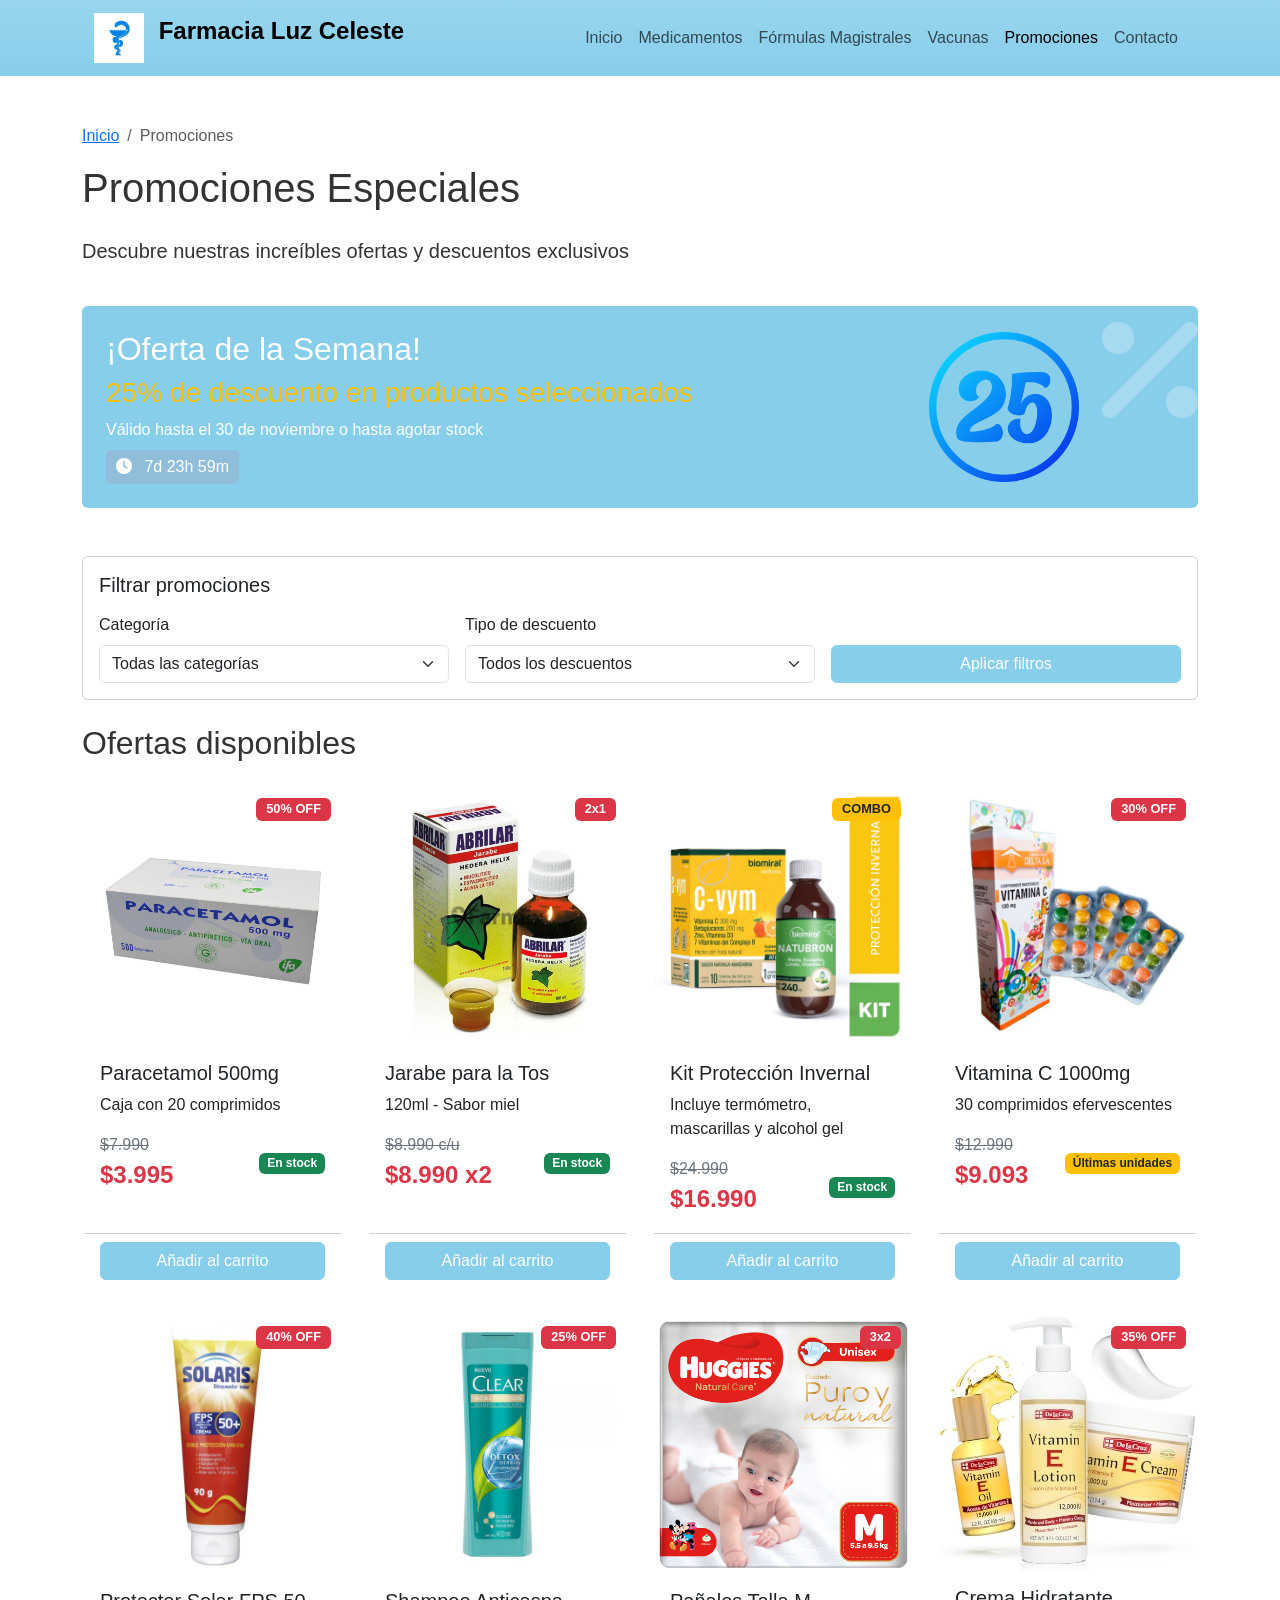
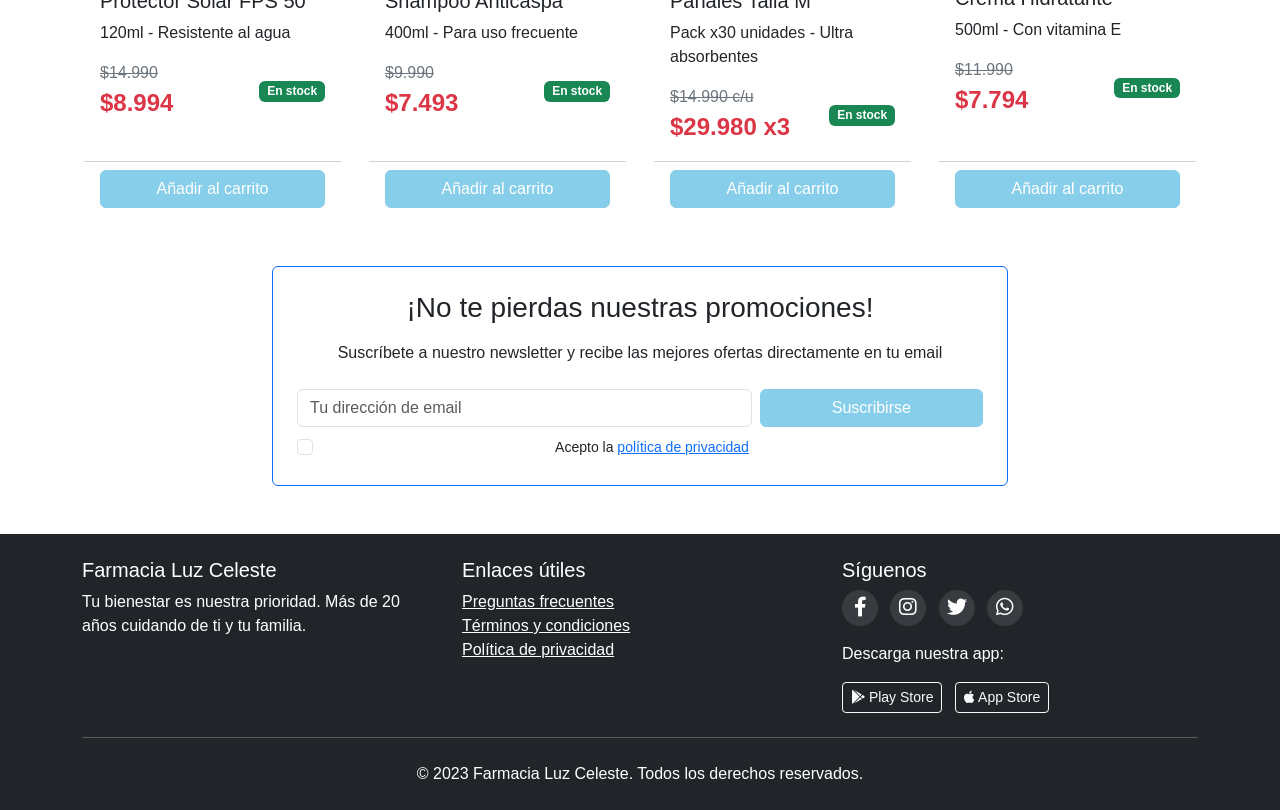
<file: paginas/promociones.html>
<!DOCTYPE html>
<html lang="es">
<head>
    <meta charset="UTF-8">
    <meta name="viewport" content="width=device-width, initial-scale=1.0">
    <title>Promociones - Farmacia Luz Celeste</title>
    <link href="https://cdn.jsdelivr.net/npm/bootstrap@5.3.0/dist/css/bootstrap.min.css" rel="stylesheet">
    <link rel="stylesheet" href="https://cdnjs.cloudflare.com/ajax/libs/font-awesome/6.0.0/css/all.min.css">
    <link rel="stylesheet" href="../css/styles.css">
    <style>
        .promo-card {
            transition: all 0.3s ease;
            border: 2px solid transparent;
        }
        .promo-card:hover {
            transform: translateY(-5px);
            border-color: var(--color-celeste);
            box-shadow: 0 10px 20px rgba(0,0,0,0.1);
        }
        .badge-promo {
            position: absolute;
            top: 10px;
            right: 10px;
            font-size: 0.8rem;
            padding: 5px 10px;
        }
        .price-old {
            text-decoration: line-through;
            color: #6c757d;
        }
        .price-new {
            font-size: 1.5rem;
            color: #dc3545;
            font-weight: bold;
        }
        .countdown {
            background-color: rgba(220, 53, 69, 0.1);
            border-radius: 5px;
            padding: 5px 10px;
        }
    </style>
</head>
<body>
<!-- Header -->
<header class="bg-primary bg-gradient">
    <div class="container">
        <nav class="navbar navbar-expand-lg navbar-light">
            <div class="container-fluid">
                <a class="navbar-brand" href="../index.html">
                    <img src="../img/logo.webp" alt="Logo Farmacia Luz Celeste" width="50" height="50" class="d-inline-block align-top">
                    <span class="ms-2">Farmacia Luz Celeste</span>
                </a>
                <button class="navbar-toggler" type="button" data-bs-toggle="collapse" data-bs-target="#navbarNav">
                    <span class="navbar-toggler-icon"></span>
                </button>
                <div class="collapse navbar-collapse" id="navbarNav">
                    <ul class="navbar-nav ms-auto">
                        <li class="nav-item">
                            <a class="nav-link" href="../index.html">Inicio</a>
                        </li>
                        <li class="nav-item">
                            <a class="nav-link" href="medicamentos.html">Medicamentos</a>
                        </li>
                        <li class="nav-item">
                            <a class="nav-link" href="formulas.html">Fórmulas Magistrales</a>
                        </li>
                        <li class="nav-item">
                            <a class="nav-link" href="vacunas.html">Vacunas</a>
                        </li>
                        <li class="nav-item">
                            <a class="nav-link active" href="promociones.html">Promociones</a>
                        </li>
                        <li class="nav-item">
                            <a class="nav-link" href="contacto.html">Contacto</a>
                        </li>
                    </ul>
                </div>
            </div>
        </nav>
    </div>
</header>

<!-- Contenido principal -->
<main class="py-5">
    <div class="container">
        <div class="row mb-4">
            <div class="col-12">
                <nav aria-label="breadcrumb">
                    <ol class="breadcrumb">
                        <li class="breadcrumb-item"><a href="../index.html">Inicio</a></li>
                        <li class="breadcrumb-item active" aria-current="page">Promociones</li>
                    </ol>
                </nav>
                <h1 class="mb-4">Promociones Especiales</h1>
                <p class="lead">Descubre nuestras increíbles ofertas y descuentos exclusivos</p>
            </div>
        </div>

        <!-- Banner de oferta destacada -->
        <div class="row mb-5">
            <div class="col-12">
                <div class="bg-primary text-white p-4 rounded position-relative overflow-hidden">
                    <div class="row align-items-center">
                        <div class="col-md-8">
                            <h2 class="text-white">¡Oferta de la Semana!</h2>
                            <h3 class="text-warning">25% de descuento en productos seleccionados</h3>
                            <p class="mb-0">Válido hasta el 30 de noviembre o hasta agotar stock</p>
                            <div class="countdown d-inline-block mt-2">
                                <i class="fas fa-clock me-2"></i>
                                <span id="countdown-timer">7d 23h 59m</span>
                            </div>
                        </div>
                        <div class="col-md-4 text-center d-none d-md-block">
                            <img src="../img/25.png" alt="25% de descuento" class="img-fluid" style="max-height: 150px;">
                        </div>
                    </div>
                    <div class="position-absolute top-0 end-0 opacity-25" style="font-size: 8rem; line-height: 1;">
                        <i class="fas fa-percentage"></i>
                    </div>
                </div>
            </div>
        </div>

        <!-- Filtros -->
        <div class="row mb-4">
            <div class="col-12">
                <div class="card">
                    <div class="card-body">
                        <h5 class="card-title mb-3">Filtrar promociones</h5>
                        <div class="row g-3">
                            <div class="col-md-4">
                                <label for="categoria" class="form-label">Categoría</label>
                                <select id="categoria" class="form-select">
                                    <option selected>Todas las categorías</option>
                                    <option>Medicamentos</option>
                                    <option>Dermocosmética</option>
                                    <option>Cuidado Personal</option>
                                    <option>Vitaminas</option>
                                    <option>Infantil</option>
                                </select>
                            </div>
                            <div class="col-md-4">
                                <label for="descuento" class="form-label">Tipo de descuento</label>
                                <select id="descuento" class="form-select">
                                    <option selected>Todos los descuentos</option>
                                    <option>20% o más</option>
                                    <option>30% o más</option>
                                    <option>50% o más</option>
                                    <option>2x1</option>
                                    <option>Combo promocional</option>
                                </select>
                            </div>
                            <div class="col-md-4 d-flex align-items-end">
                                <button class="btn btn-primary w-100">Aplicar filtros</button>
                            </div>
                        </div>
                    </div>
                </div>
            </div>
        </div>

        <!-- Listado de promociones -->
        <div class="row">
            <div class="col-12">
                <h2 class="mb-4">Ofertas disponibles</h2>

                <div class="row g-4">
                    <!-- Promoción 1 -->
                    <div class="col-lg-3 col-md-6">
                        <div class="card h-100 promo-card position-relative">
                            <span class="badge bg-danger badge-promo">50% OFF</span>
                            <img src="../img/paracetamol.jpg" class="card-img-top" alt="Paracetamol">
                            <div class="card-body">
                                <h5 class="card-title">Paracetamol 500mg</h5>
                                <p class="card-text">Caja con 20 comprimidos</p>
                                <div class="d-flex justify-content-between align-items-center">
                                    <div>
                                        <span class="price-old">$7.990</span>
                                        <span class="price-new d-block">$3.995</span>
                                    </div>
                                    <span class="badge bg-success">En stock</span>
                                </div>
                            </div>
                            <div class="card-footer bg-transparent">
                                <button class="btn btn-primary w-100">Añadir al carrito</button>
                            </div>
                        </div>
                    </div>

                    <!-- Promoción 2 -->
                    <div class="col-lg-3 col-md-6">
                        <div class="card h-100 promo-card position-relative">
                            <span class="badge bg-danger badge-promo">2x1</span>
                            <img src="../img/jarabetos.webp" class="card-img-top" alt="Jarabe para la tos">
                            <div class="card-body">
                                <h5 class="card-title">Jarabe para la Tos</h5>
                                <p class="card-text">120ml - Sabor miel</p>
                                <div class="d-flex justify-content-between align-items-center">
                                    <div>
                                        <span class="price-old">$8.990 c/u</span>
                                        <span class="price-new d-block">$8.990 x2</span>
                                    </div>
                                    <span class="badge bg-success">En stock</span>
                                </div>
                            </div>
                            <div class="card-footer bg-transparent">
                                <button class="btn btn-primary w-100">Añadir al carrito</button>
                            </div>
                        </div>
                    </div>

                    <!-- Promoción 3 -->
                    <div class="col-lg-3 col-md-6">
                        <div class="card h-100 promo-card position-relative">
                            <span class="badge bg-warning text-dark badge-promo">COMBO</span>
                            <img src="../img/kitinvernal.webp" class="card-img-top" alt="Kit Invierno">
                            <div class="card-body">
                                <h5 class="card-title">Kit Protección Invernal</h5>
                                <p class="card-text">Incluye termómetro, mascarillas y alcohol gel</p>
                                <div class="d-flex justify-content-between align-items-center">
                                    <div>
                                        <span class="price-old">$24.990</span>
                                        <span class="price-new d-block">$16.990</span>
                                    </div>
                                    <span class="badge bg-success">En stock</span>
                                </div>
                            </div>
                            <div class="card-footer bg-transparent">
                                <button class="btn btn-primary w-100">Añadir al carrito</button>
                            </div>
                        </div>
                    </div>

                    <!-- Promoción 4 -->
                    <div class="col-lg-3 col-md-6">
                        <div class="card h-100 promo-card position-relative">
                            <span class="badge bg-danger badge-promo">30% OFF</span>
                            <img src="../img/vintaminac.webp" class="card-img-top" alt="Vitamina C">
                            <div class="card-body">
                                <h5 class="card-title">Vitamina C 1000mg</h5>
                                <p class="card-text">30 comprimidos efervescentes</p>
                                <div class="d-flex justify-content-between align-items-center">
                                    <div>
                                        <span class="price-old">$12.990</span>
                                        <span class="price-new d-block">$9.093</span>
                                    </div>
                                    <span class="badge bg-warning text-dark">Últimas unidades</span>
                                </div>
                            </div>
                            <div class="card-footer bg-transparent">
                                <button class="btn btn-primary w-100">Añadir al carrito</button>
                            </div>
                        </div>
                    </div>

                    <!-- Promoción 5 -->
                    <div class="col-lg-3 col-md-6">
                        <div class="card h-100 promo-card position-relative">
                            <span class="badge bg-danger badge-promo">40% OFF</span>
                            <img src="../img/protector.webp" class="card-img-top" alt="Protector Solar">
                            <div class="card-body">
                                <h5 class="card-title">Protector Solar FPS 50</h5>
                                <p class="card-text">120ml - Resistente al agua</p>
                                <div class="d-flex justify-content-between align-items-center">
                                    <div>
                                        <span class="price-old">$14.990</span>
                                        <span class="price-new d-block">$8.994</span>
                                    </div>
                                    <span class="badge bg-success">En stock</span>
                                </div>
                            </div>
                            <div class="card-footer bg-transparent">
                                <button class="btn btn-primary w-100">Añadir al carrito</button>
                            </div>
                        </div>
                    </div>

                    <!-- Promoción 6 -->
                    <div class="col-lg-3 col-md-6">
                        <div class="card h-100 promo-card position-relative">
                            <span class="badge bg-danger badge-promo">25% OFF</span>
                            <img src="../img/caspa.webp" class="card-img-top" alt="Shampoo Anticaspa">
                            <div class="card-body">
                                <h5 class="card-title">Shampoo Anticaspa</h5>
                                <p class="card-text">400ml - Para uso frecuente</p>
                                <div class="d-flex justify-content-between align-items-center">
                                    <div>
                                        <span class="price-old">$9.990</span>
                                        <span class="price-new d-block">$7.493</span>
                                    </div>
                                    <span class="badge bg-success">En stock</span>
                                </div>
                            </div>
                            <div class="card-footer bg-transparent">
                                <button class="btn btn-primary w-100">Añadir al carrito</button>
                            </div>
                        </div>
                    </div>

                    <!-- Promoción 7 -->
                    <div class="col-lg-3 col-md-6">
                        <div class="card h-100 promo-card position-relative">
                            <span class="badge bg-danger badge-promo">3x2</span>
                            <img src="../img/panalm.png" class="card-img-top" alt="Pañales">
                            <div class="card-body">
                                <h5 class="card-title">Pañales Talla M</h5>
                                <p class="card-text">Pack x30 unidades - Ultra absorbentes</p>
                                <div class="d-flex justify-content-between align-items-center">
                                    <div>
                                        <span class="price-old">$14.990 c/u</span>
                                        <span class="price-new d-block">$29.980 x3</span>
                                    </div>
                                    <span class="badge bg-success">En stock</span>
                                </div>
                            </div>
                            <div class="card-footer bg-transparent">
                                <button class="btn btn-primary w-100">Añadir al carrito</button>
                            </div>
                        </div>
                    </div>

                    <!-- Promoción 8 -->
                    <div class="col-lg-3 col-md-6">
                        <div class="card h-100 promo-card position-relative">
                            <span class="badge bg-danger badge-promo">35% OFF</span>
                            <img src="../img/crema.jpg" class="card-img-top" alt="Crema Corporal">
                            <div class="card-body">
                                <h5 class="card-title">Crema Hidratante</h5>
                                <p class="card-text">500ml - Con vitamina E</p>
                                <div class="d-flex justify-content-between align-items-center">
                                    <div>
                                        <span class="price-old">$11.990</span>
                                        <span class="price-new d-block">$7.794</span>
                                    </div>
                                    <span class="badge bg-success">En stock</span>
                                </div>
                            </div>
                            <div class="card-footer bg-transparent">
                                <button class="btn btn-primary w-100">Añadir al carrito</button>
                            </div>
                        </div>
                    </div>
                </div>
            </div>
        </div>

        <!-- Newsletter -->
        <div class="row mt-5">
            <div class="col-lg-8 mx-auto">
                <div class="card border-primary">
                    <div class="card-body text-center p-4">
                        <h3 class="card-title mb-3">¡No te pierdas nuestras promociones!</h3>
                        <p class="card-text mb-4">Suscríbete a nuestro newsletter y recibe las mejores ofertas directamente en tu email</p>
                        <form class="row g-2 justify-content-center">
                            <div class="col-md-8">
                                <input type="email" class="form-control" placeholder="Tu dirección de email" required>
                            </div>
                            <div class="col-md-4">
                                <button type="submit" class="btn btn-primary w-100">Suscribirse</button>
                            </div>
                            <div class="col-12">
                                <div class="form-check">
                                    <input class="form-check-input" type="checkbox" id="privacidad" required>
                                    <label class="form-check-label small" for="privacidad">
                                        Acepto la <a href="#">política de privacidad</a>
                                    </label>
                                </div>
                            </div>
                        </form>
                    </div>
                </div>
            </div>
        </div>
    </div>
</main>

<!-- Footer -->
<footer class="bg-dark text-white py-4">
    <div class="container">
        <div class="row">
            <div class="col-md-4">
                <h5>Farmacia Luz Celeste</h5>
                <p>Tu bienestar es nuestra prioridad. Más de 20 años cuidando de ti y tu familia.</p>
            </div>
            <div class="col-md-4">
                <h5>Enlaces útiles</h5>
                <ul class="list-unstyled">
                    <li><a href="#" class="text-white">Preguntas frecuentes</a></li>
                    <li><a href="#" class="text-white">Términos y condiciones</a></li>
                    <li><a href="#" class="text-white">Política de privacidad</a></li>
                </ul>
            </div>
            <div class="col-md-4">
                <h5>Síguenos</h5>
                <div class="social-links">
                    <a href="#" class="text-white me-2"><i class="fab fa-facebook-f fa-lg"></i></a>
                    <a href="#" class="text-white me-2"><i class="fab fa-instagram fa-lg"></i></a>
                    <a href="#" class="text-white me-2"><i class="fab fa-twitter fa-lg"></i></a>
                    <a href="#" class="text-white"><i class="fab fa-whatsapp fa-lg"></i></a>
                </div>
                <div class="mt-3">
                    <p>Descarga nuestra app:</p>
                    <a href="#" class="btn btn-outline-light btn-sm me-2"><i class="fab fa-google-play"></i> Play Store</a>
                    <a href="#" class="btn btn-outline-light btn-sm"><i class="fab fa-apple"></i> App Store</a>
                </div>
            </div>
        </div>
        <hr class="my-4">
        <div class="text-center">
            <p class="mb-0">&copy; 2023 Farmacia Luz Celeste. Todos los derechos reservados.</p>
        </div>
    </div>
</footer>

<script src="https://cdn.jsdelivr.net/npm/bootstrap@5.3.0/dist/js/bootstrap.bundle.min.js"></script>
<script src="../js/script.js"></script>
<script>
    // Ejemplo de contador regresivo (puedes implementar uno real con JavaScript)
    document.addEventListener('DOMContentLoaded', function() {
        // Simulación de contador regresivo
        function updateCountdown() {
            const timerElement = document.getElementById('countdown-timer');
            if(timerElement) {
                // En una implementación real, calcularías la diferencia entre la fecha actual y la fecha de fin de promoción
                timerElement.textContent = '7d 23h 59m'; // Esto es solo un ejemplo estático
            }
        }

        updateCountdown();
        // setInterval(updateCountdown, 60000); // Actualizar cada minuto en una implementación real
    });
</script>
</body>
</html>
</file>
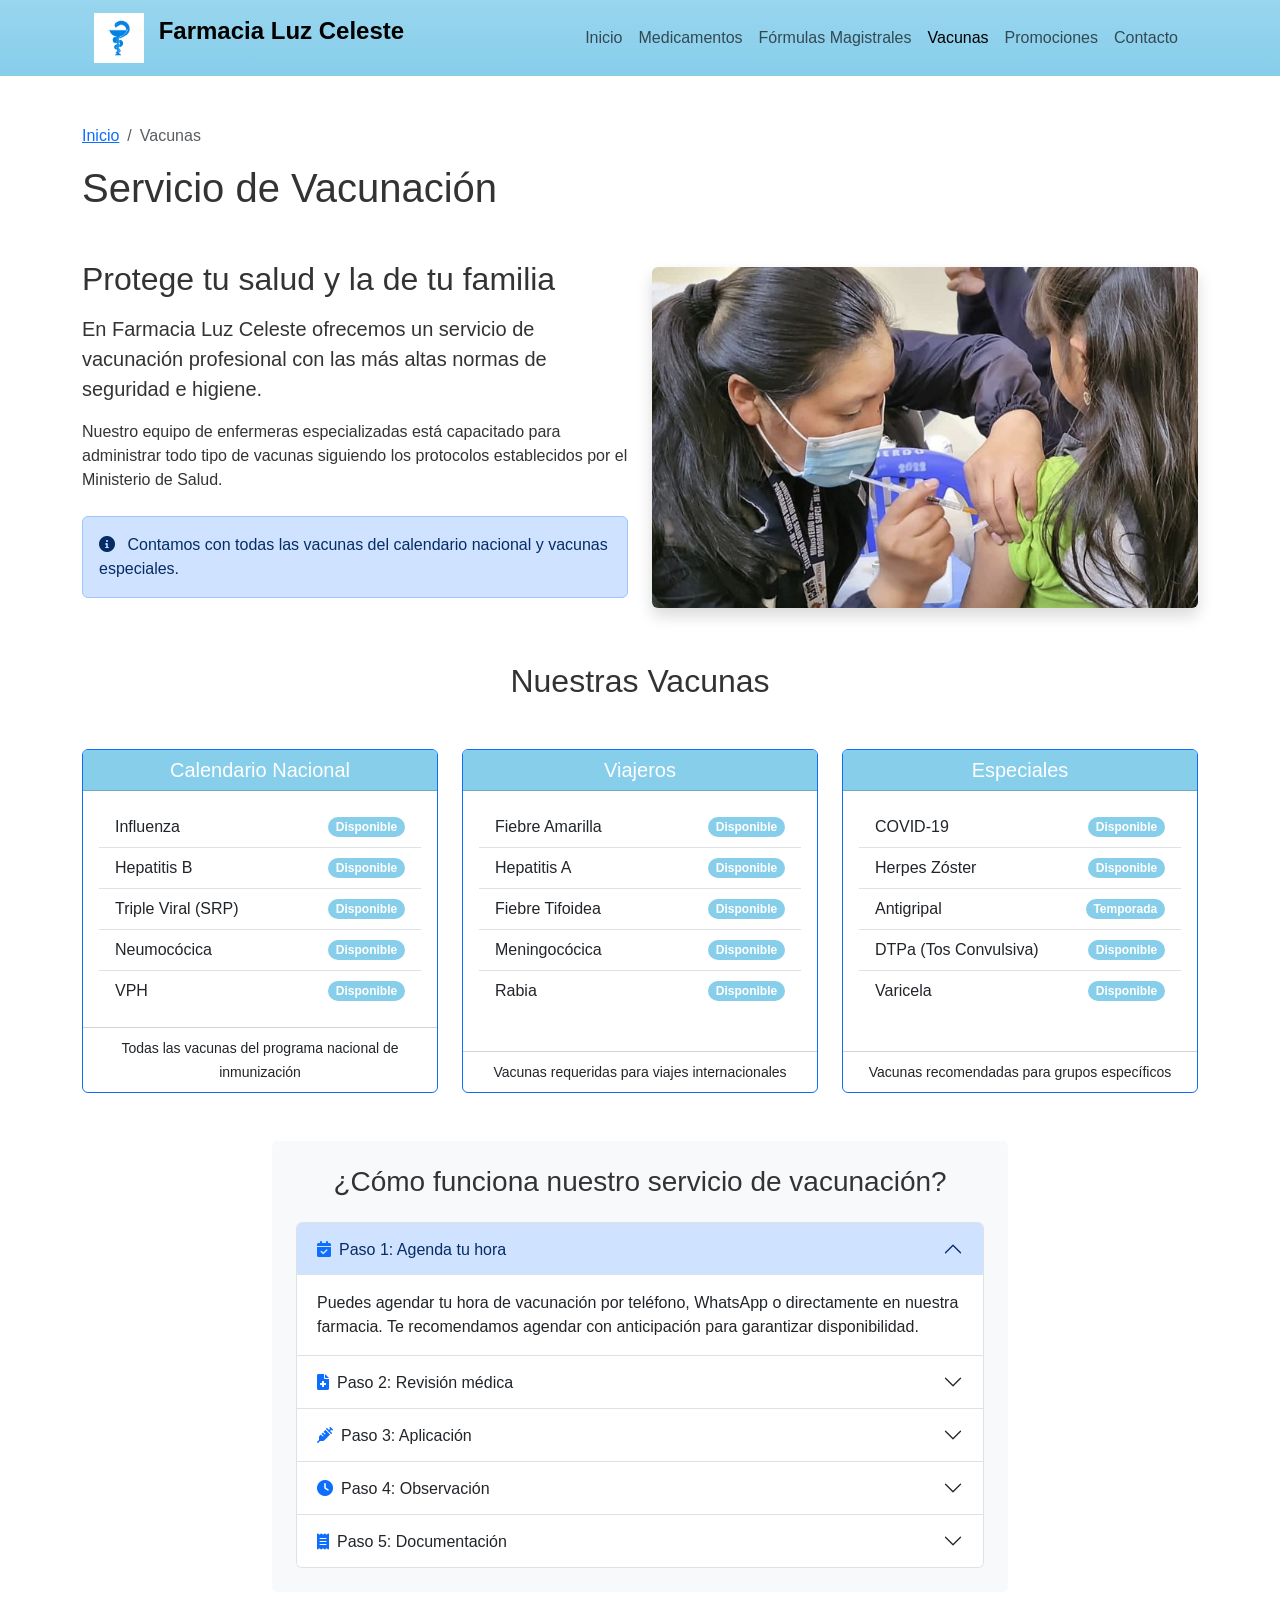
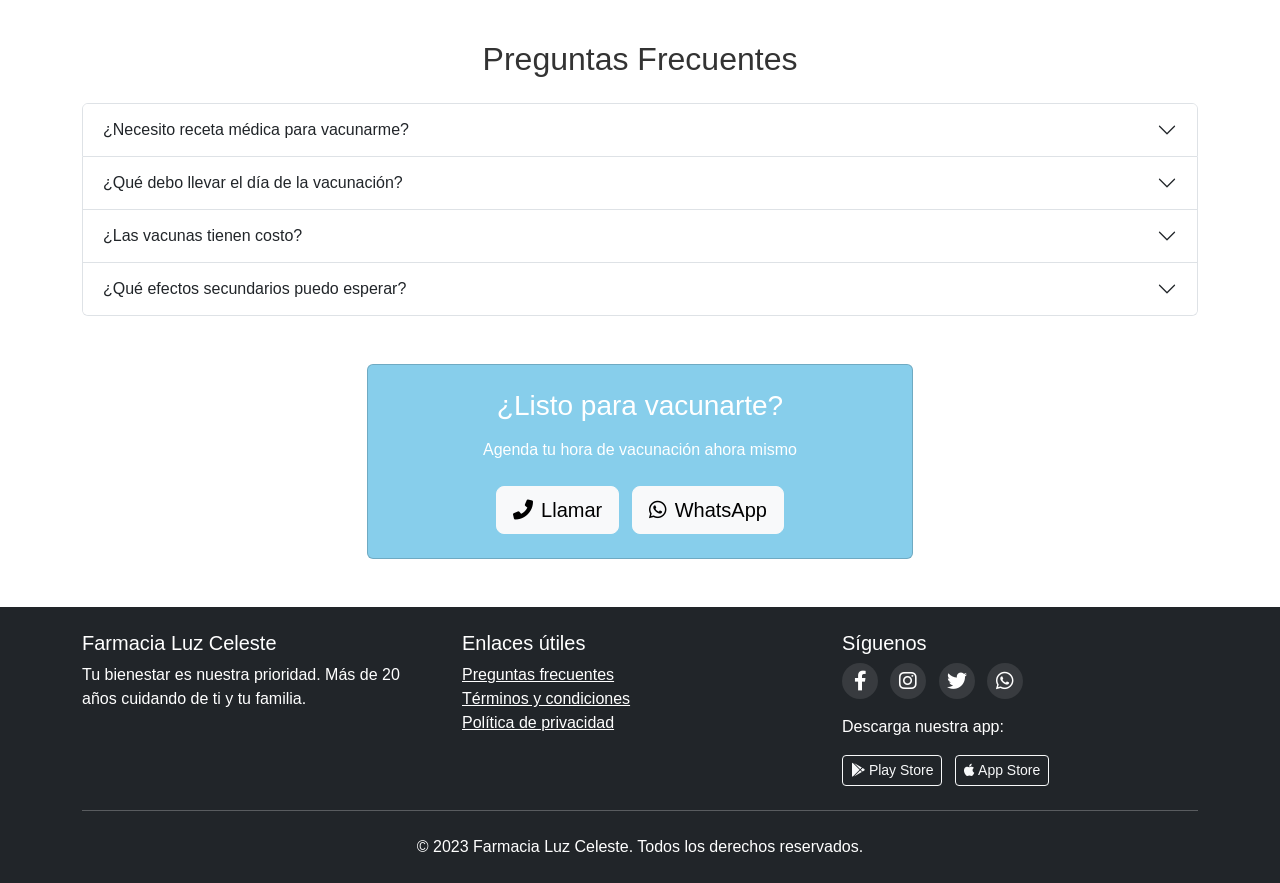
<file: paginas/vacunas.html>
<!DOCTYPE html>
<html lang="es">
<head>
    <meta charset="UTF-8">
    <meta name="viewport" content="width=device-width, initial-scale=1.0">
    <title>Vacunación - Farmacia Luz Celeste</title>
    <link href="https://cdn.jsdelivr.net/npm/bootstrap@5.3.0/dist/css/bootstrap.min.css" rel="stylesheet">
    <link rel="stylesheet" href="https://cdnjs.cloudflare.com/ajax/libs/font-awesome/6.0.0/css/all.min.css">
    <link rel="stylesheet" href="../css/styles.css">
</head>
<body>
<!-- Header -->
<header class="bg-primary bg-gradient">
    <div class="container">
        <nav class="navbar navbar-expand-lg navbar-light">
            <div class="container-fluid">
                <a class="navbar-brand" href="../index.html">
                    <img src="../img/logo.webp" alt="Logo Farmacia Luz Celeste" width="50" height="50" class="d-inline-block align-top">
                    <span class="ms-2">Farmacia Luz Celeste</span>
                </a>
                <button class="navbar-toggler" type="button" data-bs-toggle="collapse" data-bs-target="#navbarNav">
                    <span class="navbar-toggler-icon"></span>
                </button>
                <div class="collapse navbar-collapse" id="navbarNav">
                    <ul class="navbar-nav ms-auto">
                        <li class="nav-item">
                            <a class="nav-link" href="../index.html">Inicio</a>
                        </li>
                        <li class="nav-item">
                            <a class="nav-link" href="medicamentos.html">Medicamentos</a>
                        </li>
                        <li class="nav-item">
                            <a class="nav-link" href="formulas.html">Fórmulas Magistrales</a>
                        </li>
                        <li class="nav-item">
                            <a class="nav-link active" href="vacunas.html">Vacunas</a>
                        </li>
                        <li class="nav-item">
                            <a class="nav-link" href="promociones.html">Promociones</a>
                        </li>
                        <li class="nav-item">
                            <a class="nav-link" href="contacto.html">Contacto</a>
                        </li>
                    </ul>
                </div>
            </div>
        </nav>
    </div>
</header>

<!-- Contenido principal -->
<main class="py-5">
    <div class="container">
        <div class="row mb-4">
            <div class="col-12">
                <nav aria-label="breadcrumb">
                    <ol class="breadcrumb">
                        <li class="breadcrumb-item"><a href="../index.html">Inicio</a></li>
                        <li class="breadcrumb-item active" aria-current="page">Vacunas</li>
                    </ol>
                </nav>
                <h1 class="mb-4">Servicio de Vacunación</h1>
            </div>
        </div>

        <!-- Sección destacada -->
        <div class="row mb-5 align-items-center">
            <div class="col-md-6 order-md-2">
                <img src="../img/vacunacion.jpg" alt="Servicio de vacunación" class="img-fluid rounded shadow">
            </div>
            <div class="col-md-6 order-md-1">
                <h2 class="mb-3">Protege tu salud y la de tu familia</h2>
                <p class="lead">En Farmacia Luz Celeste ofrecemos un servicio de vacunación profesional con las más altas normas de seguridad e higiene.</p>
                <p>Nuestro equipo de enfermeras especializadas está capacitado para administrar todo tipo de vacunas siguiendo los protocolos establecidos por el Ministerio de Salud.</p>
                <div class="alert alert-primary mt-4">
                    <i class="fas fa-info-circle me-2"></i> Contamos con todas las vacunas del calendario nacional y vacunas especiales.
                </div>
            </div>
        </div>

        <!-- Tipos de vacunas -->
        <div class="row mb-5">
            <div class="col-12">
                <h2 class="text-center mb-5">Nuestras Vacunas</h2>

                <div class="row g-4">
                    <div class="col-md-4">
                        <div class="card h-100 border-primary">
                            <div class="card-header bg-primary text-white">
                                <h3 class="h5 mb-0 text-center">Calendario Nacional</h3>
                            </div>
                            <div class="card-body">
                                <ul class="list-group list-group-flush">
                                    <li class="list-group-item d-flex justify-content-between align-items-center">
                                        Influenza
                                        <span class="badge bg-primary rounded-pill">Disponible</span>
                                    </li>
                                    <li class="list-group-item d-flex justify-content-between align-items-center">
                                        Hepatitis B
                                        <span class="badge bg-primary rounded-pill">Disponible</span>
                                    </li>
                                    <li class="list-group-item d-flex justify-content-between align-items-center">
                                        Triple Viral (SRP)
                                        <span class="badge bg-primary rounded-pill">Disponible</span>
                                    </li>
                                    <li class="list-group-item d-flex justify-content-between align-items-center">
                                        Neumocócica
                                        <span class="badge bg-primary rounded-pill">Disponible</span>
                                    </li>
                                    <li class="list-group-item d-flex justify-content-between align-items-center">
                                        VPH
                                        <span class="badge bg-primary rounded-pill">Disponible</span>
                                    </li>
                                </ul>
                            </div>
                            <div class="card-footer bg-transparent text-center">
                                <small>Todas las vacunas del programa nacional de inmunización</small>
                            </div>
                        </div>
                    </div>

                    <div class="col-md-4">
                        <div class="card h-100 border-primary">
                            <div class="card-header bg-primary text-white">
                                <h3 class="h5 mb-0 text-center">Viajeros</h3>
                            </div>
                            <div class="card-body">
                                <ul class="list-group list-group-flush">
                                    <li class="list-group-item d-flex justify-content-between align-items-center">
                                        Fiebre Amarilla
                                        <span class="badge bg-primary rounded-pill">Disponible</span>
                                    </li>
                                    <li class="list-group-item d-flex justify-content-between align-items-center">
                                        Hepatitis A
                                        <span class="badge bg-primary rounded-pill">Disponible</span>
                                    </li>
                                    <li class="list-group-item d-flex justify-content-between align-items-center">
                                        Fiebre Tifoidea
                                        <span class="badge bg-primary rounded-pill">Disponible</span>
                                    </li>
                                    <li class="list-group-item d-flex justify-content-between align-items-center">
                                        Meningocócica
                                        <span class="badge bg-primary rounded-pill">Disponible</span>
                                    </li>
                                    <li class="list-group-item d-flex justify-content-between align-items-center">
                                        Rabia
                                        <span class="badge bg-primary rounded-pill">Disponible</span>
                                    </li>
                                </ul>
                            </div>
                            <div class="card-footer bg-transparent text-center">
                                <small>Vacunas requeridas para viajes internacionales</small>
                            </div>
                        </div>
                    </div>

                    <div class="col-md-4">
                        <div class="card h-100 border-primary">
                            <div class="card-header bg-primary text-white">
                                <h3 class="h5 mb-0 text-center">Especiales</h3>
                            </div>
                            <div class="card-body">
                                <ul class="list-group list-group-flush">
                                    <li class="list-group-item d-flex justify-content-between align-items-center">
                                        COVID-19
                                        <span class="badge bg-primary rounded-pill">Disponible</span>
                                    </li>
                                    <li class="list-group-item d-flex justify-content-between align-items-center">
                                        Herpes Zóster
                                        <span class="badge bg-primary rounded-pill">Disponible</span>
                                    </li>
                                    <li class="list-group-item d-flex justify-content-between align-items-center">
                                        Antigripal
                                        <span class="badge bg-primary rounded-pill">Temporada</span>
                                    </li>
                                    <li class="list-group-item d-flex justify-content-between align-items-center">
                                        DTPa (Tos Convulsiva)
                                        <span class="badge bg-primary rounded-pill">Disponible</span>
                                    </li>
                                    <li class="list-group-item d-flex justify-content-between align-items-center">
                                        Varicela
                                        <span class="badge bg-primary rounded-pill">Disponible</span>
                                    </li>
                                </ul>
                            </div>
                            <div class="card-footer bg-transparent text-center">
                                <small>Vacunas recomendadas para grupos específicos</small>
                            </div>
                        </div>
                    </div>
                </div>
            </div>
        </div>

        <!-- Proceso de vacunación -->
        <div class="row mb-5">
            <div class="col-lg-8 mx-auto">
                <div class="bg-light p-4 rounded">
                    <h3 class="text-center mb-4">¿Cómo funciona nuestro servicio de vacunación?</h3>

                    <div class="accordion" id="vacunasAccordion">
                        <div class="accordion-item">
                            <h2 class="accordion-header" id="headingOne">
                                <button class="accordion-button" type="button" data-bs-toggle="collapse" data-bs-target="#collapseOne">
                                    <i class="fas fa-calendar-check me-2 text-primary"></i> Paso 1: Agenda tu hora
                                </button>
                            </h2>
                            <div id="collapseOne" class="accordion-collapse collapse show" aria-labelledby="headingOne" data-bs-parent="#vacunasAccordion">
                                <div class="accordion-body">
                                    Puedes agendar tu hora de vacunación por teléfono, WhatsApp o directamente en nuestra farmacia. Te recomendamos agendar con anticipación para garantizar disponibilidad.
                                </div>
                            </div>
                        </div>

                        <div class="accordion-item">
                            <h2 class="accordion-header" id="headingTwo">
                                <button class="accordion-button collapsed" type="button" data-bs-toggle="collapse" data-bs-target="#collapseTwo">
                                    <i class="fas fa-file-medical me-2 text-primary"></i> Paso 2: Revisión médica
                                </button>
                            </h2>
                            <div id="collapseTwo" class="accordion-collapse collapse" aria-labelledby="headingTwo" data-bs-parent="#vacunasAccordion">
                                <div class="accordion-body">
                                    Nuestro profesional de salud revisará tu historial médico y confirmará que no existan contraindicaciones para la vacuna seleccionada.
                                </div>
                            </div>
                        </div>

                        <div class="accordion-item">
                            <h2 class="accordion-header" id="headingThree">
                                <button class="accordion-button collapsed" type="button" data-bs-toggle="collapse" data-bs-target="#collapseThree">
                                    <i class="fas fa-syringe me-2 text-primary"></i> Paso 3: Aplicación
                                </button>
                            </h2>
                            <div id="collapseThree" class="accordion-collapse collapse" aria-labelledby="headingThree" data-bs-parent="#vacunasAccordion">
                                <div class="accordion-body">
                                    La vacuna será administrada por nuestro personal calificado en un área especialmente acondicionada para este procedimiento.
                                </div>
                            </div>
                        </div>

                        <div class="accordion-item">
                            <h2 class="accordion-header" id="headingFour">
                                <button class="accordion-button collapsed" type="button" data-bs-toggle="collapse" data-bs-target="#collapseFour">
                                    <i class="fas fa-clock me-2 text-primary"></i> Paso 4: Observación
                                </button>
                            </h2>
                            <div id="collapseFour" class="accordion-collapse collapse" aria-labelledby="headingFour" data-bs-parent="#vacunasAccordion">
                                <div class="accordion-body">
                                    Permanece en la farmacia durante 15-30 minutos después de la vacunación para monitorear posibles reacciones adversas inmediatas.
                                </div>
                            </div>
                        </div>

                        <div class="accordion-item">
                            <h2 class="accordion-header" id="headingFive">
                                <button class="accordion-button collapsed" type="button" data-bs-toggle="collapse" data-bs-target="#collapseFive">
                                    <i class="fas fa-receipt me-2 text-primary"></i> Paso 5: Documentación
                                </button>
                            </h2>
                            <div id="collapseFive" class="accordion-collapse collapse" aria-labelledby="headingFive" data-bs-parent="#vacunasAccordion">
                                <div class="accordion-body">
                                    Recibirás un certificado de vacunación con los detalles de la vacuna administrada, lote y fecha, válido para presentar en instituciones de salud o para viajes internacionales.
                                </div>
                            </div>
                        </div>
                    </div>
                </div>
            </div>
        </div>

        <!-- Preguntas frecuentes -->
        <div class="row mb-5">
            <div class="col-12">
                <h2 class="text-center mb-4">Preguntas Frecuentes</h2>

                <div class="accordion" id="preguntasFrecuentes">
                    <div class="accordion-item">
                        <h2 class="accordion-header" id="preguntaUno">
                            <button class="accordion-button collapsed" type="button" data-bs-toggle="collapse" data-bs-target="#respuestaUno">
                                ¿Necesito receta médica para vacunarme?
                            </button>
                        </h2>
                        <div id="respuestaUno" class="accordion-collapse collapse" aria-labelledby="preguntaUno" data-bs-parent="#preguntasFrecuentes">
                            <div class="accordion-body">
                                Para las vacunas del calendario nacional no se requiere receta médica. Para vacunas especiales o de viajero, recomendamos consultar con un médico previamente. Algunas vacunas especiales sí requieren prescripción médica.
                            </div>
                        </div>
                    </div>

                    <div class="accordion-item">
                        <h2 class="accordion-header" id="preguntaDos">
                            <button class="accordion-button collapsed" type="button" data-bs-toggle="collapse" data-bs-target="#respuestaDos">
                                ¿Qué debo llevar el día de la vacunación?
                            </button>
                        </h2>
                        <div id="respuestaDos" class="accordion-collapse collapse" aria-labelledby="preguntaDos" data-bs-parent="#preguntasFrecuentes">
                            <div class="accordion-body">
                                Debes presentar tu cédula de identidad o pasaporte, carnet de vacunas previo (si lo tienes) y en caso de menores de edad, su certificado de nacimiento. Para vacunas de viajero, traer itinerario de viaje cuando corresponda.
                            </div>
                        </div>
                    </div>

                    <div class="accordion-item">
                        <h2 class="accordion-header" id="preguntaTres">
                            <button class="accordion-button collapsed" type="button" data-bs-toggle="collapse" data-bs-target="#respuestaTres">
                                ¿Las vacunas tienen costo?
                            </button>
                        </h2>
                        <div id="respuestaTres" class="accordion-collapse collapse" aria-labelledby="preguntaTres" data-bs-parent="#preguntasFrecuentes">
                            <div class="accordion-body">
                                Las vacunas del calendario nacional son gratuitas. Las vacunas para viajeros y especiales tienen un costo que varía según el tipo de vacuna. Puedes consultar los precios actualizados en nuestra farmacia o por teléfono.
                            </div>
                        </div>
                    </div>

                    <div class="accordion-item">
                        <h2 class="accordion-header" id="preguntaCuatro">
                            <button class="accordion-button collapsed" type="button" data-bs-toggle="collapse" data-bs-target="#respuestaCuatro">
                                ¿Qué efectos secundarios puedo esperar?
                            </button>
                        </h2>
                        <div id="respuestaCuatro" class="accordion-collapse collapse" aria-labelledby="preguntaCuatro" data-bs-parent="#preguntasFrecuentes">
                            <div class="accordion-body">
                                Los efectos secundarios más comunes son dolor en el sitio de inyección, enrojecimiento o hinchazón leve, y en algunos casos fiebre baja o malestar general. Estos síntomas suelen desaparecer en 1-2 días. Nuestro personal te indicará qué hacer en caso de reacciones más severas (muy poco frecuentes).
                            </div>
                        </div>
                    </div>
                </div>
            </div>
        </div>

        <!-- CTA -->
        <div class="row">
            <div class="col-lg-6 mx-auto">
                <div class="card bg-primary text-white">
                    <div class="card-body text-center p-4">
                        <h3 class="card-title mb-3">¿Listo para vacunarte?</h3>
                        <p class="card-text mb-4">Agenda tu hora de vacunación ahora mismo</p>
                        <a href="contacto.html" class="btn btn-light btn-lg me-2"><i class="fas fa-phone-alt me-2"></i>Llamar</a>
                        <a href="https://wa.me/56912345678" class="btn btn-light btn-lg"><i class="fab fa-whatsapp me-2"></i>WhatsApp</a>
                    </div>
                </div>
            </div>
        </div>
    </div>
</main>

<!-- Footer -->
<footer class="bg-dark text-white py-4">
    <div class="container">
        <div class="row">
            <div class="col-md-4">
                <h5>Farmacia Luz Celeste</h5>
                <p>Tu bienestar es nuestra prioridad. Más de 20 años cuidando de ti y tu familia.</p>
            </div>
            <div class="col-md-4">
                <h5>Enlaces útiles</h5>
                <ul class="list-unstyled">
                    <li><a href="#" class="text-white">Preguntas frecuentes</a></li>
                    <li><a href="#" class="text-white">Términos y condiciones</a></li>
                    <li><a href="#" class="text-white">Política de privacidad</a></li>
                </ul>
            </div>
            <div class="col-md-4">
                <h5>Síguenos</h5>
                <div class="social-links">
                    <a href="#" class="text-white me-2"><i class="fab fa-facebook-f fa-lg"></i></a>
                    <a href="#" class="text-white me-2"><i class="fab fa-instagram fa-lg"></i></a>
                    <a href="#" class="text-white me-2"><i class="fab fa-twitter fa-lg"></i></a>
                    <a href="#" class="text-white"><i class="fab fa-whatsapp fa-lg"></i></a>
                </div>
                <div class="mt-3">
                    <p>Descarga nuestra app:</p>
                    <a href="#" class="btn btn-outline-light btn-sm me-2"><i class="fab fa-google-play"></i> Play Store</a>
                    <a href="#" class="btn btn-outline-light btn-sm"><i class="fab fa-apple"></i> App Store</a>
                </div>
            </div>
        </div>
        <hr class="my-4">
        <div class="text-center">
            <p class="mb-0">&copy; 2023 Farmacia Luz Celeste. Todos los derechos reservados.</p>
        </div>
    </div>
</footer>

<script src="https://cdn.jsdelivr.net/npm/bootstrap@5.3.0/dist/js/bootstrap.bundle.min.js"></script>
<script src="../js/script.js"></script>
</body>
</html>
</file>
<file: css/styles.css>
:root {
    --color-celeste: #87CEEB;
    --color-celeste-oscuro: #5F9EA0;
}

body {
    font-family: 'Segoe UI', Tahoma, Geneva, Verdana, sans-serif;
    color: #333;
}

.bg-primary {
    background-color: var(--color-celeste) !important;
}

.btn-primary {
    background-color: var(--color-celeste);
    border-color: var(--color-celeste);
}

.btn-primary:hover {
    background-color: var(--color-celeste-oscuro);
    border-color: var(--color-celeste-oscuro);
}

.hero-section {
    background-color: var(--color-celeste);
    color: white;
}

.navbar-brand {
    font-weight: 700;
    font-size: 1.5rem;
}

.card {
    transition: transform 0.3s ease;
}

.card:hover {
    transform: translateY(-5px);
}

.social-links a {
    display: inline-block;
    width: 36px;
    height: 36px;
    background-color: rgba(255, 255, 255, 0.1);
    border-radius: 50%;
    text-align: center;
    line-height: 36px;
}

.social-links a:hover {
    background-color: var(--color-celeste);
    color: #fff !important;
}

@media (max-width: 768px) {
    .hero-section .row {
        text-align: center;
    }

    .hero-section img {
        margin-top: 20px;
    }
}
</file>
